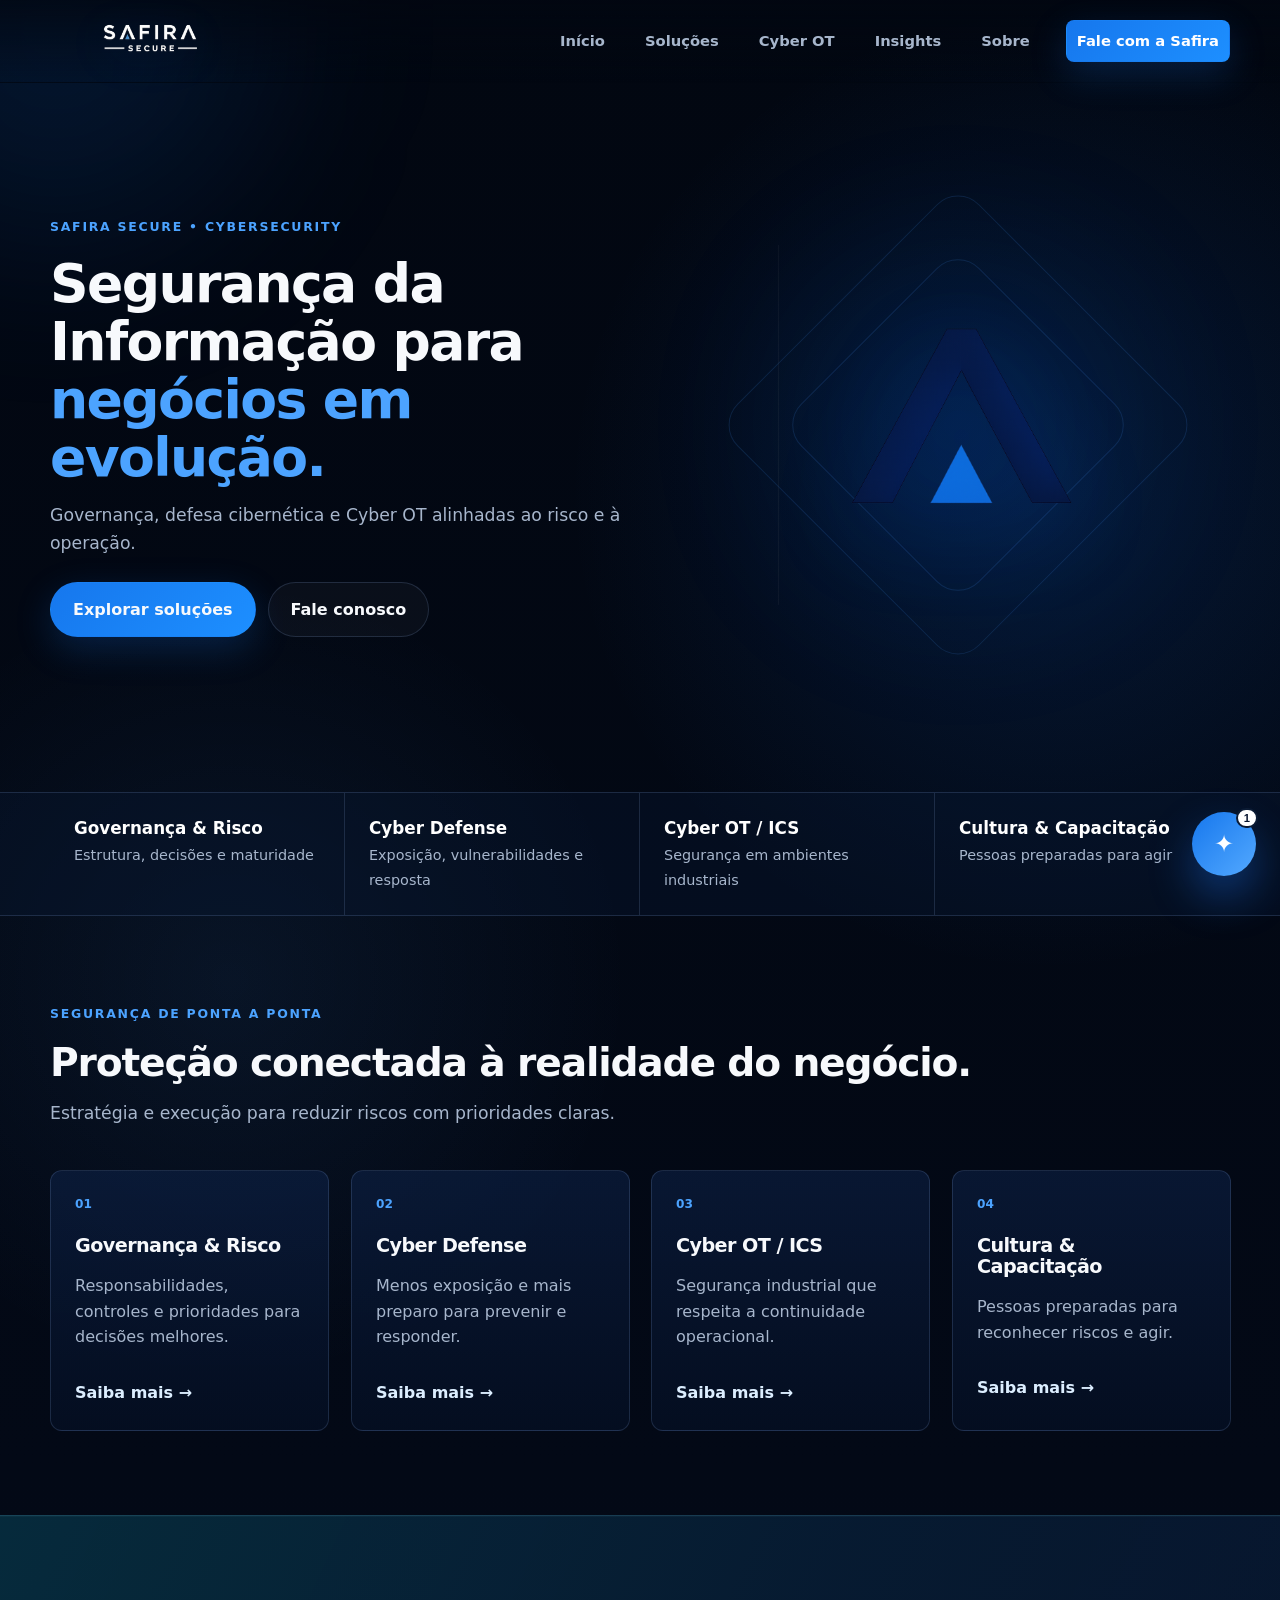
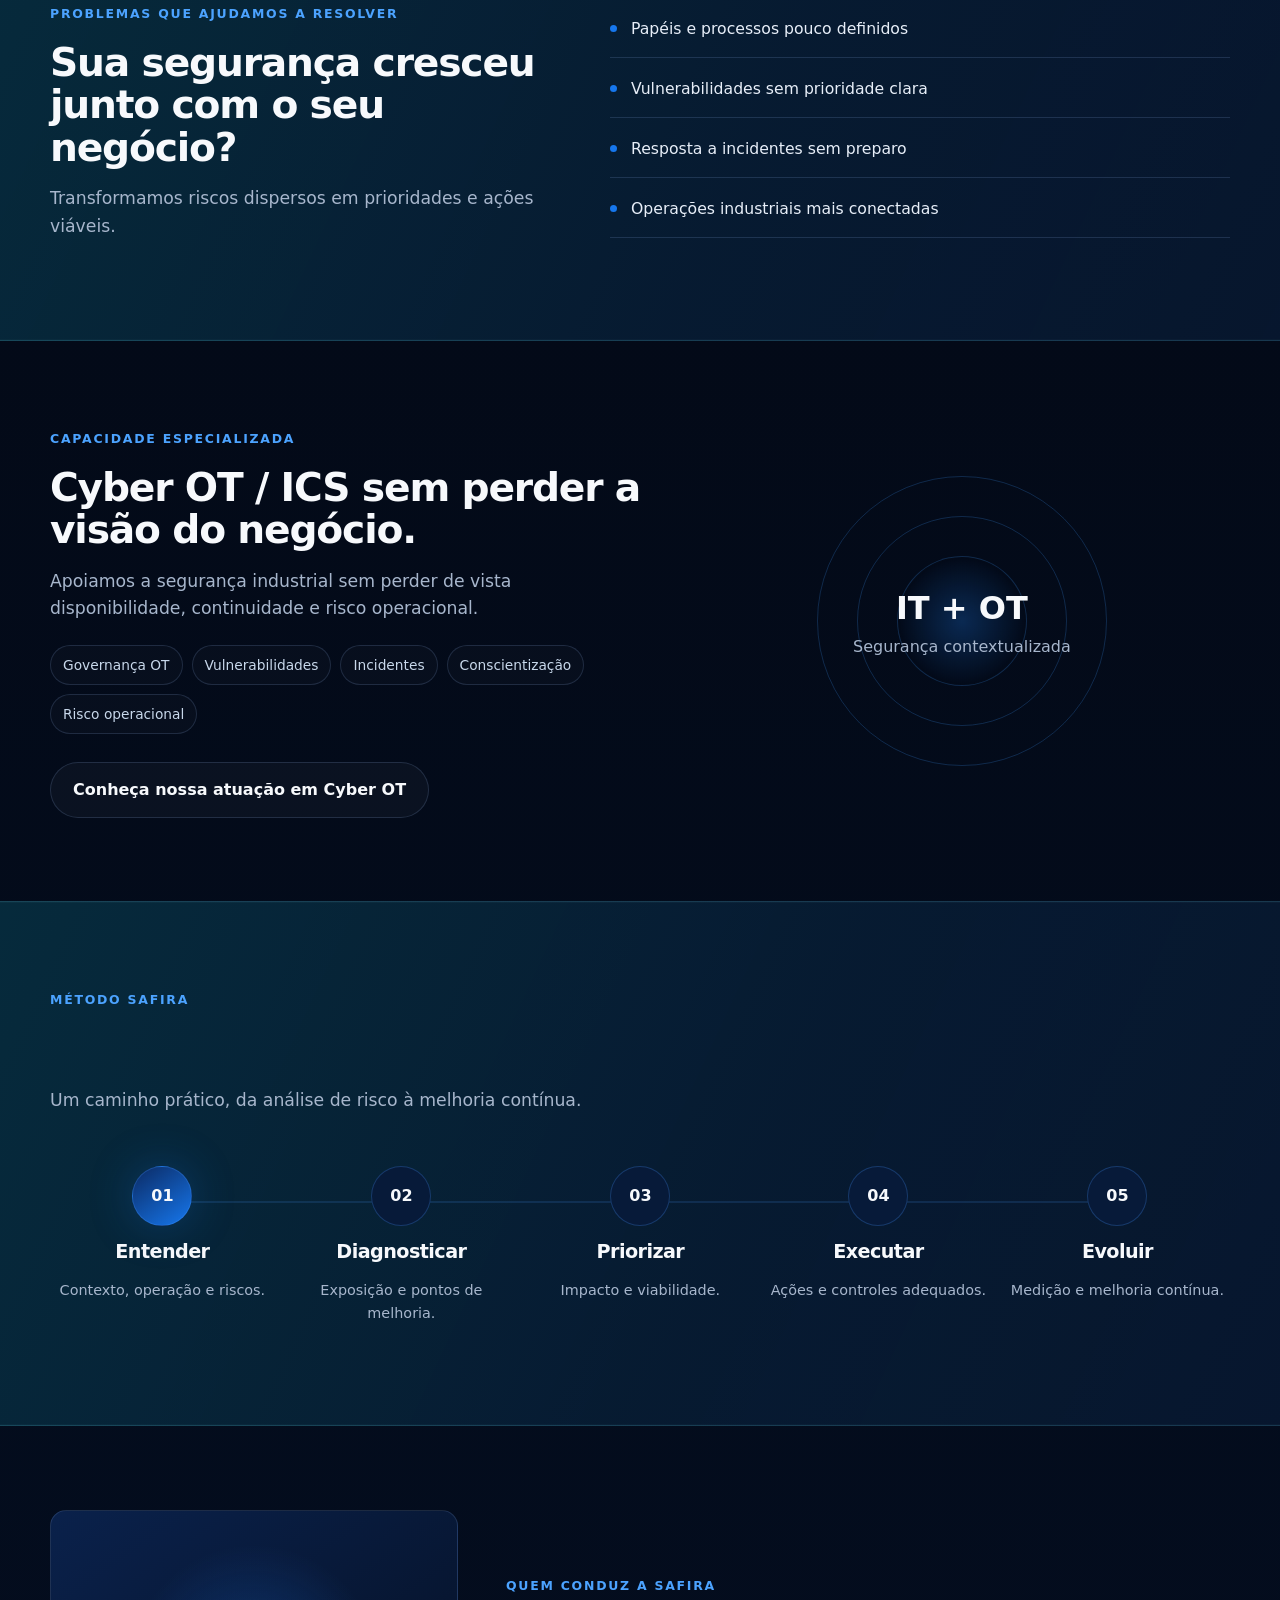
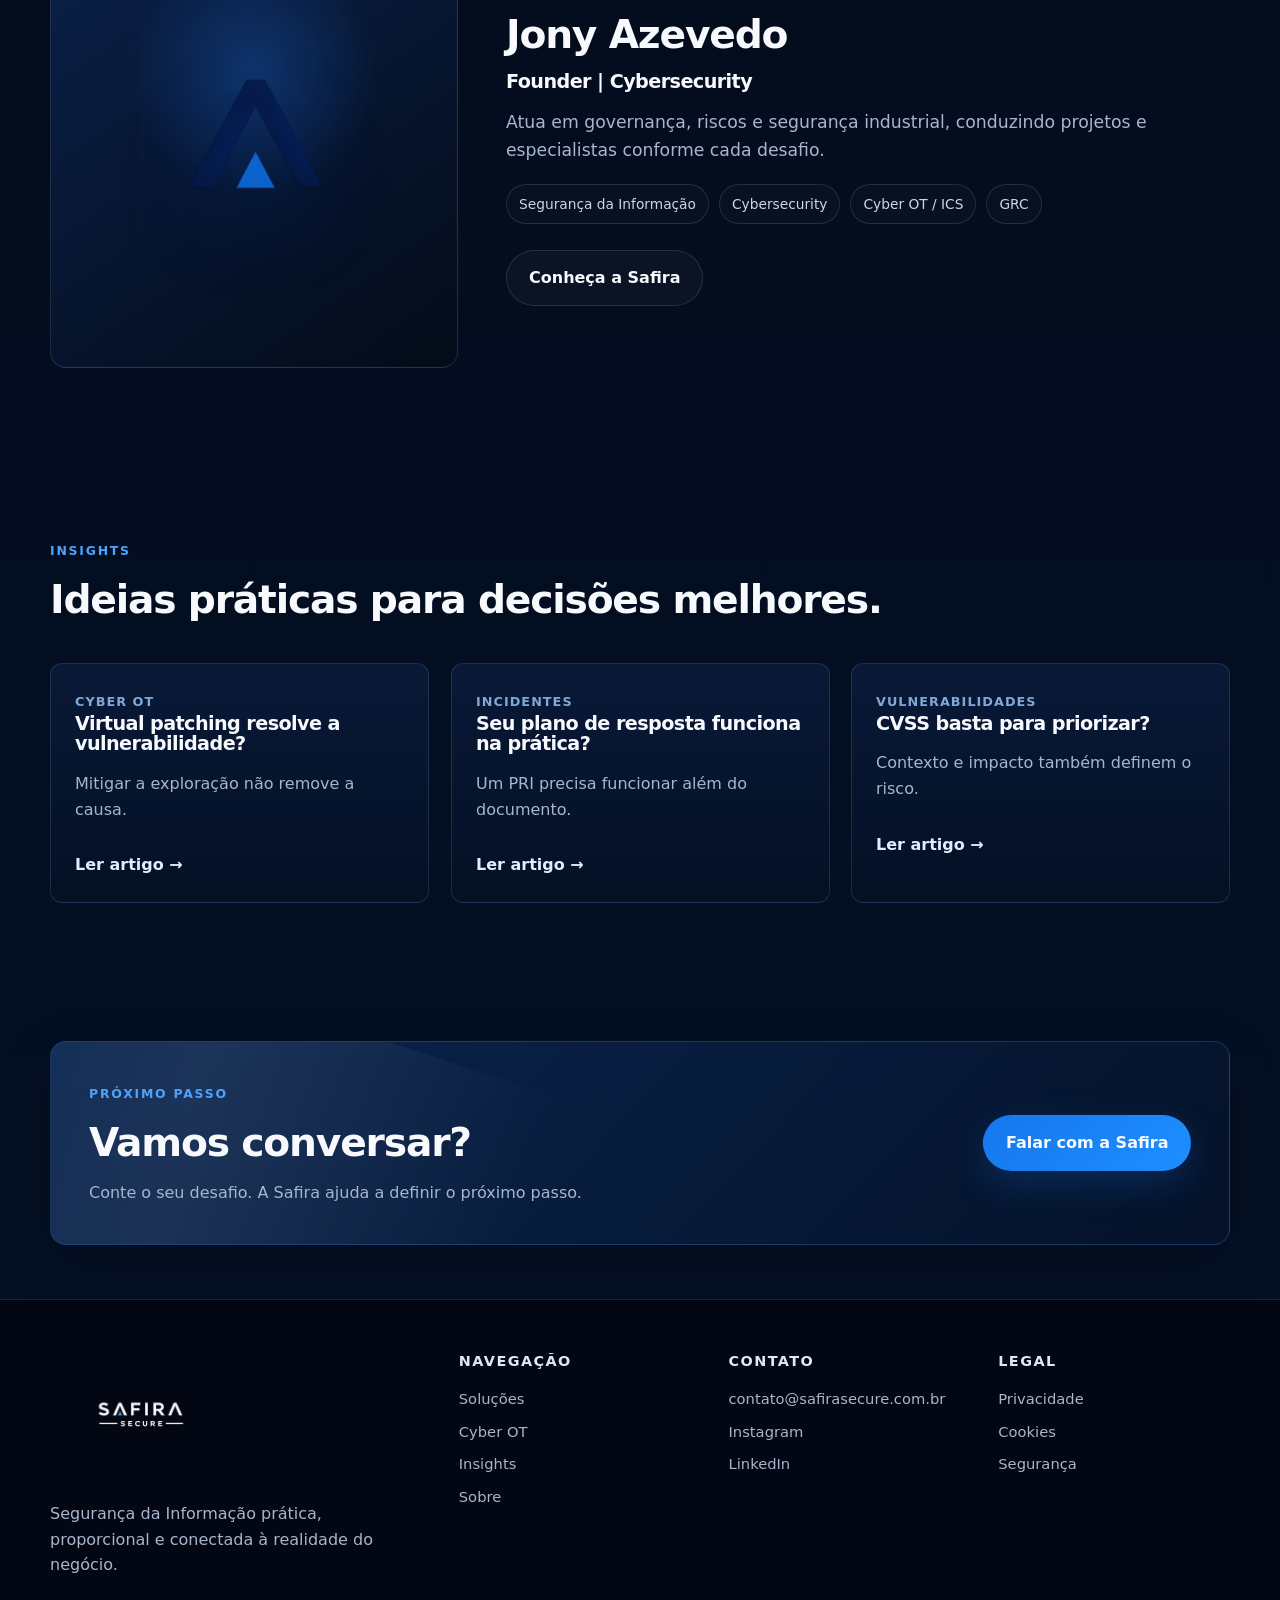
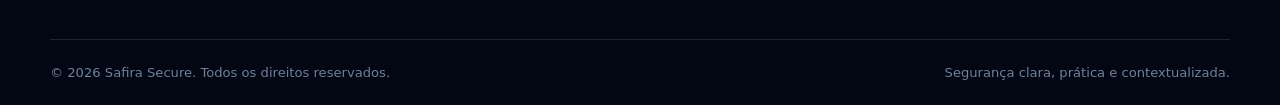
<file: index.html>
<!doctype html>
<html lang="pt-BR">
<head>
  <meta charset="utf-8">
  <meta name="viewport" content="width=device-width,initial-scale=1">
  <title>Safira Secure | Segurança da Informação, Cybersecurity e Cyber OT</title>
  <meta name="description" content="Segurança da Informação aplicada à realidade do seu negócio. Governança, riscos, Cyber Defense, Cyber OT/ICS e cultura de segurança.">
  <meta name="robots" content="index,follow,max-image-preview:large">
  <link rel="canonical" href="https://www.safirasecure.com.br/">
  <meta name="theme-color" content="#07152f">
  <meta name="color-scheme" content="dark light">
  <meta name="referrer" content="strict-origin-when-cross-origin">
  <meta http-equiv="Content-Security-Policy" content="default-src 'self'; img-src 'self' data: https://*.safirasecure.com.br https://*.instagram.com https://*.linkedin.com; style-src 'self' 'unsafe-inline'; script-src 'self' 'unsafe-inline'; font-src 'self' data:; connect-src 'self'; object-src 'none'; base-uri 'self'; form-action 'self' mailto:; frame-ancestors 'none'; upgrade-insecure-requests">
  <meta property="og:type" content="website">
  <meta property="og:locale" content="pt_BR">
  <meta property="og:site_name" content="Safira Secure">
  <meta property="og:title" content="Safira Secure | Segurança da Informação, Cybersecurity e Cyber OT">
  <meta property="og:description" content="Segurança da Informação aplicada à realidade do seu negócio. Governança, riscos, Cyber Defense, Cyber OT/ICS e cultura de segurança.">
  <meta property="og:url" content="https://www.safirasecure.com.br/">
  <meta property="og:image" content="https://www.safirasecure.com.br/assets/img/og-safira.jpg">
  <meta name="twitter:card" content="summary_large_image">
  <link rel="icon" type="image/png" href="/assets/img/favicon.png">
  <link rel="preload" as="image" href="/assets/img/logo-safira.png">
  <link rel="stylesheet" href="/assets/css/main.css">
  <script type="application/ld+json">{"@context": "https://schema.org", "@type": "Organization", "name": "Safira Secure", "url": "https://www.safirasecure.com.br/", "logo": "https://www.safirasecure.com.br/assets/img/logo-safira.png", "description": "Empresa brasileira de Segurança da Informação que atua em governança, riscos, defesa cibernética, Cyber OT/ICS e cultura de segurança.", "email": "contato@safirasecure.com.br", "founder": {"@type": "Person", "name": "Jony Azevedo", "jobTitle": "Founder | Cybersecurity"}, "sameAs": ["https://www.instagram.com/safirasecure/", "https://www.linkedin.com/company/safirasecure/"]}</script>
</head>
<body>
<a class="skip-link" href="#conteudo">Ir para o conteúdo</a>
<header class="site-header" data-header>
  <div class="container header-inner">
    <a class="brand" href="/" aria-label="Safira Secure, página inicial">
      <img src="/assets/img/logo-safira.png" alt="Safira Secure" width="210" height="72">
    </a>
    <button class="nav-toggle" data-nav-toggle aria-expanded="false" aria-controls="main-nav">
      <span></span><span></span><span></span><span class="sr-only">Abrir menu</span>
    </button>
    <nav id="main-nav" class="main-nav" data-nav aria-label="Navegação principal">
      <a href="/">Início</a>
      <a href="/solucoes/">Soluções</a>
      <a href="/cyber-ot/">Cyber OT</a>
      <a href="/insights/">Insights</a>
      <a href="/sobre/">Sobre</a>
      <a href="/contato/" class="btn btn-small btn-primary">Fale com a Safira</a>
    </nav>
  </div>
</header>

<main id="conteudo">

<section class="hero">
  <div class="container hero-grid">
    <div class="hero-copy" data-reveal>
      <span class="eyebrow">Safira Secure • Cybersecurity</span>
      <h1>Segurança da Informação para <span>negócios em evolução.</span></h1>
      <p class="lead">Governança, defesa cibernética e Cyber OT alinhadas ao risco e à operação.</p>
      <div class="hero-actions">
        <a class="btn btn-primary" href="/solucoes/">Explorar soluções</a>
        <a class="btn btn-secondary" href="/contato/">Fale conosco</a>
      </div>
    </div>
    <div class="hero-visual" aria-hidden="true">
      <div class="glow"></div>
      <img class="hero-symbol" data-hero-symbol src="/assets/img/simbolo-safira.png" alt="">
    </div>
  </div>
</section>

<section class="metric-strip" aria-label="Áreas de atuação">
  <div class="container metric-grid">
    <div class="metric" data-reveal><strong>Governança & Risco</strong><span>Estrutura, decisões e maturidade</span></div>
    <div class="metric" data-reveal><strong>Cyber Defense</strong><span>Exposição, vulnerabilidades e resposta</span></div>
    <div class="metric" data-reveal><strong>Cyber OT / ICS</strong><span>Segurança em ambientes industriais</span></div>
    <div class="metric" data-reveal><strong>Cultura & Capacitação</strong><span>Pessoas preparadas para agir</span></div>
  </div>
</section>

<section class="section">
  <div class="container">
    <span class="eyebrow">Segurança de ponta a ponta</span>
    <h2 data-reveal>Proteção conectada à realidade do negócio.</h2>
    <p class="lead" data-reveal>Estratégia e execução para reduzir riscos com prioridades claras.</p>
    <div class="grid grid-4" style="margin-top:42px">
      <article class="card" data-reveal><span class="card-number">01</span><h3>Governança & Risco</h3><p>Responsabilidades, controles e prioridades para decisões melhores.</p><a class="card-link" href="/solucoes/#governanca">Saiba mais →</a></article>
      <article class="card" data-reveal><span class="card-number">02</span><h3>Cyber Defense</h3><p>Menos exposição e mais preparo para prevenir e responder.</p><a class="card-link" href="/solucoes/#defesa">Saiba mais →</a></article>
      <article class="card" data-reveal><span class="card-number">03</span><h3>Cyber OT / ICS</h3><p>Segurança industrial que respeita a continuidade operacional.</p><a class="card-link" href="/cyber-ot/">Saiba mais →</a></article>
      <article class="card" data-reveal><span class="card-number">04</span><h3>Cultura & Capacitação</h3><p>Pessoas preparadas para reconhecer riscos e agir.</p><a class="card-link" href="/solucoes/#cultura">Saiba mais →</a></article>
    </div>
  </div>
</section>

<section class="section band">
  <div class="container problem-grid">
    <div data-reveal>
      <span class="eyebrow">Problemas que ajudamos a resolver</span>
      <h2>Sua segurança cresceu junto com o seu negócio?</h2>
      <p class="lead">Transformamos riscos dispersos em prioridades e ações viáveis.</p>
    </div>
    <div class="problem-list" data-reveal>
      <div class="problem-item">Papéis e processos pouco definidos</div>
      <div class="problem-item">Vulnerabilidades sem prioridade clara</div>
      <div class="problem-item">Resposta a incidentes sem preparo</div>
      <div class="problem-item">Operações industriais mais conectadas</div>
    </div>
  </div>
</section>

<section class="section">
  <div class="container ot-grid">
    <div data-reveal>
      <span class="eyebrow">Capacidade especializada</span>
      <h2>Cyber OT / ICS sem perder a visão do negócio.</h2>
      <p class="lead">Apoiamos a segurança industrial sem perder de vista disponibilidade, continuidade e risco operacional.</p>
      <div class="pill-row">
        <span class="pill">Governança OT</span><span class="pill">Vulnerabilidades</span><span class="pill">Incidentes</span><span class="pill">Conscientização</span><span class="pill">Risco operacional</span>
      </div>
      <div style="margin-top:28px"><a class="btn btn-secondary" href="/cyber-ot/">Conheça nossa atuação em Cyber OT</a></div>
    </div>
    <div class="ot-diagram" aria-hidden="true" data-reveal>
      <div class="ot-ring"></div><div class="ot-ring"></div><div class="ot-ring"></div>
      <div class="ot-core"><strong>IT + OT</strong><span>Segurança contextualizada</span></div>
    </div>
  </div>
</section>

<section class="section band">
  <div class="container">
    <span class="eyebrow">Método Safira</span>
    <h2 data-reveal>Clareza para agir. Estrutura para evoluir.</h2>
    <p class="lead" data-reveal>Um caminho prático, da análise de risco à melhoria contínua.</p>
    <div class="method" data-method style="margin-top:52px">
      <div class="method-progress" data-method-progress></div>
      <div class="method-step"><div class="method-dot">01</div><h3>Entender</h3><p>Contexto, operação e riscos.</p></div>
      <div class="method-step"><div class="method-dot">02</div><h3>Diagnosticar</h3><p>Exposição e pontos de melhoria.</p></div>
      <div class="method-step"><div class="method-dot">03</div><h3>Priorizar</h3><p>Impacto e viabilidade.</p></div>
      <div class="method-step"><div class="method-dot">04</div><h3>Executar</h3><p>Ações e controles adequados.</p></div>
      <div class="method-step"><div class="method-dot">05</div><h3>Evoluir</h3><p>Medição e melhoria contínua.</p></div>
    </div>
  </div>
</section>

<section class="section">
  <div class="container founder">
    <div class="founder-visual" data-reveal><img src="/assets/img/simbolo-safira.png" alt=""></div>
    <div data-reveal>
      <span class="eyebrow">Quem conduz a Safira</span>
      <h2>Jony Azevedo</h2>
      <h3>Founder | Cybersecurity</h3>
      <p class="lead">Atua em governança, riscos e segurança industrial, conduzindo projetos e especialistas conforme cada desafio.</p>
      <div class="founder-meta"><span class="pill">Segurança da Informação</span><span class="pill">Cybersecurity</span><span class="pill">Cyber OT / ICS</span><span class="pill">GRC</span></div>
      <div style="margin-top:26px"><a class="btn btn-secondary" href="/sobre/">Conheça a Safira</a></div>
    </div>
  </div>
</section>

<section class="section">
  <div class="container">
    <span class="eyebrow">Insights</span>
    <h2 data-reveal>Ideias práticas para decisões melhores.</h2>
    <div class="grid grid-3 insights-grid" style="margin-top:42px">
      <article class="card" data-reveal><span class="article-meta">Cyber OT</span><h3>Virtual patching resolve a vulnerabilidade?</h3><p>Mitigar a exploração não remove a causa.</p><a class="card-link" href="/insights/virtual-patching/">Ler artigo →</a></article>
      <article class="card" data-reveal><span class="article-meta">Incidentes</span><h3>Seu plano de resposta funciona na prática?</h3><p>Um PRI precisa funcionar além do documento.</p><a class="card-link" href="/insights/pri-na-pratica/">Ler artigo →</a></article>
      <article class="card" data-reveal><span class="article-meta">Vulnerabilidades</span><h3>CVSS basta para priorizar?</h3><p>Contexto e impacto também definem o risco.</p><a class="card-link" href="/insights/priorizacao-vulnerabilidades/">Ler artigo →</a></article>
    </div>
  </div>
</section>

<section class="section-tight">
  <div class="container cta-box" data-reveal>
    <div><span class="eyebrow">Próximo passo</span><h2>Vamos conversar?</h2><p>Conte o seu desafio. A Safira ajuda a definir o próximo passo.</p></div>
    <a class="btn btn-primary" href="/contato/">Falar com a Safira</a>
  </div>
</section>

</main>
<footer class="site-footer">
  <div class="container footer-grid">
    <div>
      <img class="footer-logo" src="/assets/img/logo-safira.png" alt="Safira Secure" width="220" height="75">
      <p>Segurança da Informação prática, proporcional e conectada à realidade do negócio.</p>
    </div>
    <div>
      <h2 class="footer-title">Navegação</h2>
      <a href="/solucoes/">Soluções</a>
      <a href="/cyber-ot/">Cyber OT</a>
      <a href="/insights/">Insights</a>
      <a href="/sobre/">Sobre</a>
    </div>
    <div>
      <h2 class="footer-title">Contato</h2>
      <a href="mailto:contato@safirasecure.com.br">contato@safirasecure.com.br</a>
      <a href="https://www.instagram.com/safirasecure/" rel="me noopener noreferrer">Instagram</a>
      <a href="https://www.linkedin.com/company/safirasecure/" rel="me noopener noreferrer">LinkedIn</a>
    </div>
    <div>
      <h2 class="footer-title">Legal</h2>
      <a href="/privacidade/">Privacidade</a>
      <a href="/cookies/">Cookies</a>
      <a href="/seguranca/">Segurança</a>
    </div>
  </div>
  <div class="container footer-bottom">
    <span>© 2026 Safira Secure. Todos os direitos reservados.</span>
    <span>Segurança clara, prática e contextualizada.</span>
  </div>
</footer>

<div class="chatbot-widget" aria-live="polite">
  <div class="chatbot-panel" id="chatbot-panel" hidden>
    <div class="chatbot-header">
      <div>
        <strong>Safira Assist</strong>
        <small>Online agora</small>
      </div>
      <button type="button" class="chatbot-close" aria-label="Fechar chat">×</button>
    </div>

    <div class="chatbot-messages">
      <div class="message bot">Olá! Posso ajudar com soluções em segurança da informação, risco e cyber OT.</div>
      <div class="message bot">Escolha uma pergunta para ver a resposta:</div>
    </div>

    <div class="chatbot-suggestions" aria-label="Perguntas frequentes">
      <span>Perguntas frequentes</span>
      <button type="button" data-chat-faq="services">O que a Safira faz?</button>
      <button type="button" data-chat-faq="ot">Como funciona a atuação em Cyber OT?</button>
      <button type="button" data-chat-faq="risk">Como a Safira ajuda a priorizar riscos?</button>
      <button type="button" data-chat-faq="proposal">Como solicito uma proposta?</button>
      <button type="button" data-chat-faq="contact">Como falo com a equipe?</button>
    </div>

    <div class="chatbot-input-wrap">
      <input type="text" class="chatbot-input" placeholder="Digite sua mensagem..." aria-label="Mensagem do chat">
      <button type="button" class="chatbot-send">Enviar</button>
    </div>
  </div>

  <button type="button" class="chatbot-toggle" aria-label="Abrir chat" aria-expanded="false" aria-controls="chatbot-panel">
    <span class="chatbot-icon">✦</span>
    <span class="chatbot-badge">1</span>
  </button>
</div>

<script src="/assets/js/main.js" defer></script>
</body>
</html>
</file>
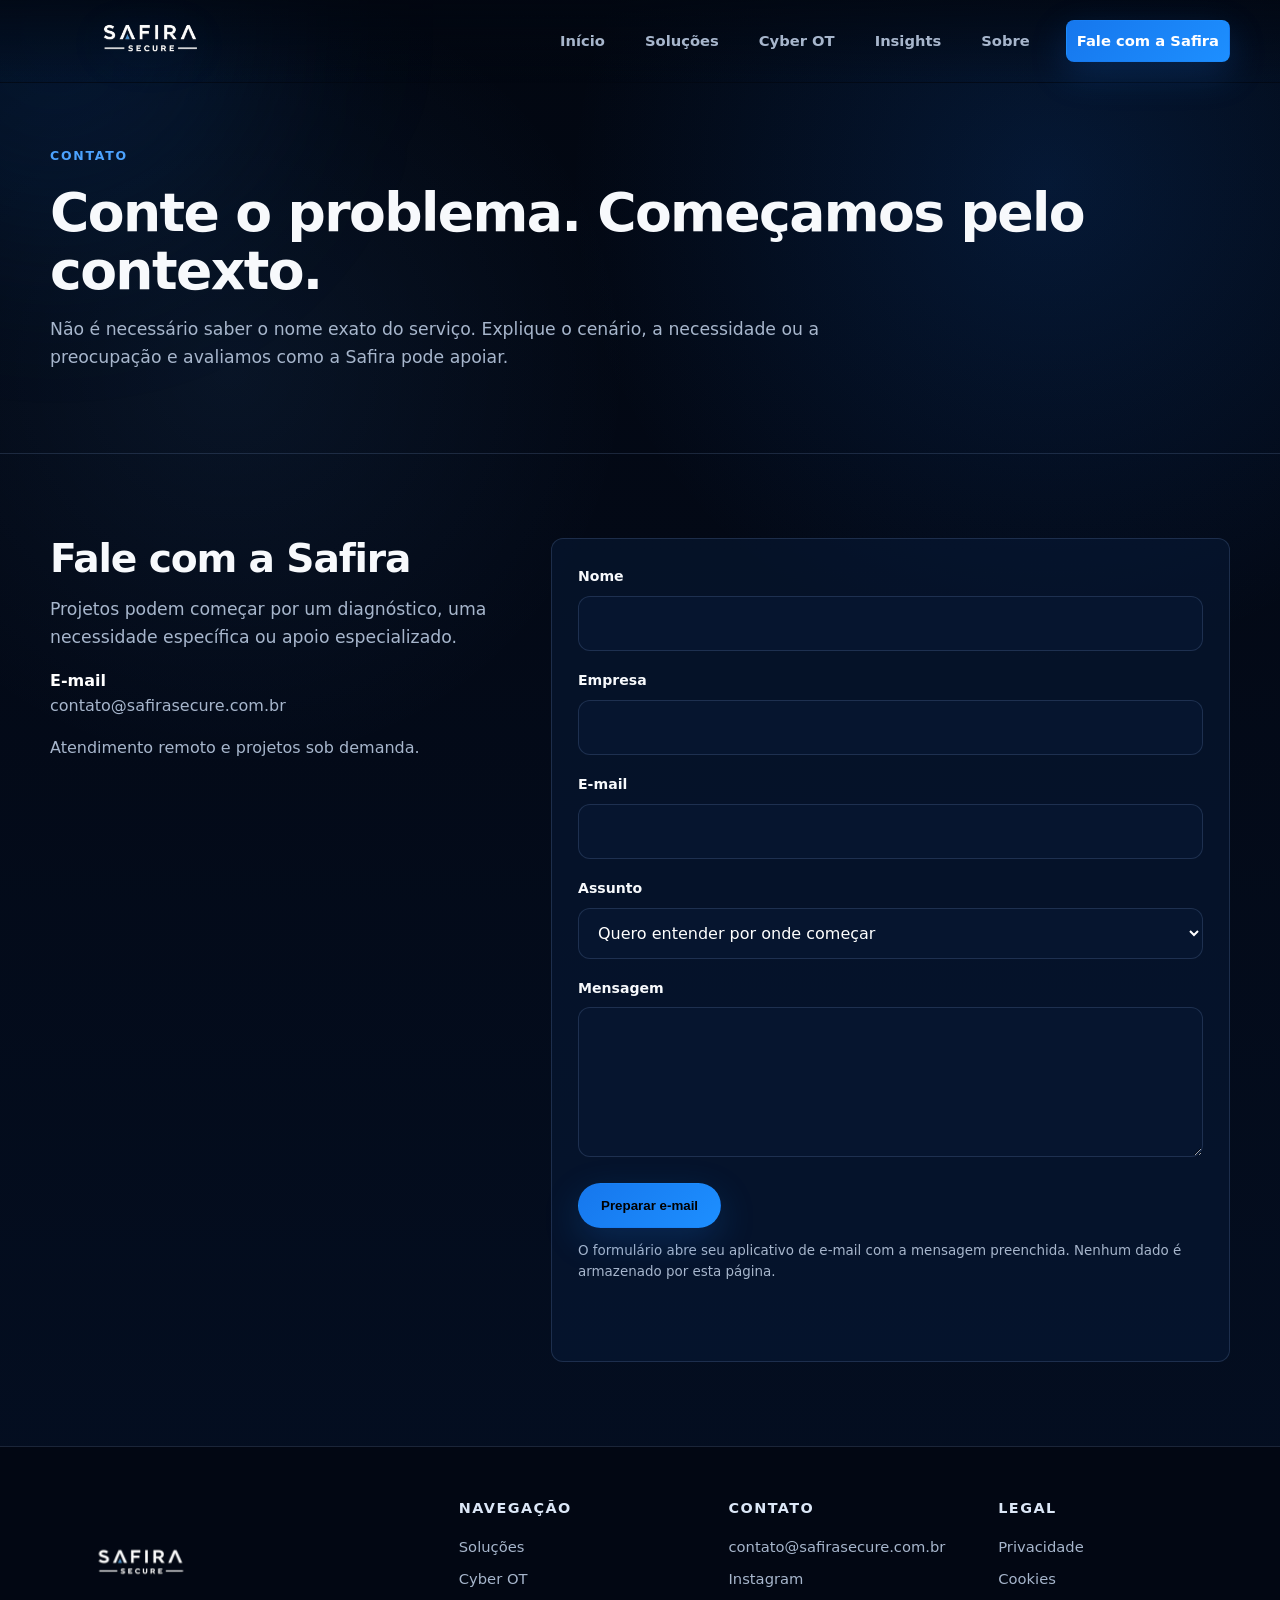
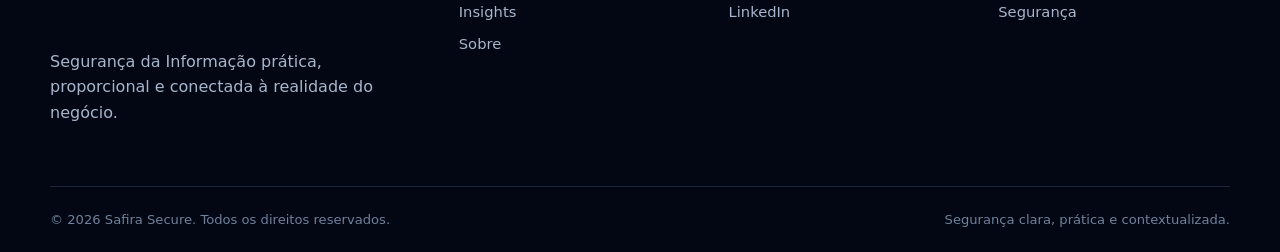
<file: contato/index.html>
<!doctype html>
<html lang="pt-BR">
<head>
  <meta charset="utf-8">
  <meta name="viewport" content="width=device-width,initial-scale=1">
  <title>Contato | Safira Secure</title>
  <meta name="description" content="Fale com a Safira Secure sobre Segurança da Informação, Cybersecurity, governança, riscos, Cyber Defense e Cyber OT.">
  <meta name="robots" content="index,follow,max-image-preview:large">
  <link rel="canonical" href="https://www.safirasecure.com.br/contato/">
  <meta name="theme-color" content="#07152f">
  <meta name="color-scheme" content="dark light">
  <meta name="referrer" content="strict-origin-when-cross-origin">
  <meta http-equiv="Content-Security-Policy" content="default-src 'self'; img-src 'self' data: https://*.safirasecure.com.br https://*.instagram.com https://*.linkedin.com; style-src 'self' 'unsafe-inline'; script-src 'self' 'unsafe-inline'; font-src 'self' data:; connect-src 'self'; object-src 'none'; base-uri 'self'; form-action 'self' mailto:; frame-ancestors 'none'; upgrade-insecure-requests">
  <meta property="og:type" content="website">
  <meta property="og:locale" content="pt_BR">
  <meta property="og:site_name" content="Safira Secure">
  <meta property="og:title" content="Contato | Safira Secure">
  <meta property="og:description" content="Fale com a Safira Secure sobre Segurança da Informação, Cybersecurity, governança, riscos, Cyber Defense e Cyber OT.">
  <meta property="og:url" content="https://www.safirasecure.com.br/contato/">
  <meta property="og:image" content="https://www.safirasecure.com.br/assets/img/og-safira.jpg">
  <meta name="twitter:card" content="summary_large_image">
  <link rel="icon" type="image/png" href="/assets/img/favicon.png">
  <link rel="preload" as="image" href="/assets/img/logo-safira.png">
  <link rel="stylesheet" href="/assets/css/main.css">
  <script type="application/ld+json">{"@context": "https://schema.org", "@type": "Organization", "name": "Safira Secure", "url": "https://www.safirasecure.com.br/", "logo": "https://www.safirasecure.com.br/assets/img/logo-safira.png", "description": "Empresa brasileira de Segurança da Informação que atua em governança, riscos, defesa cibernética, Cyber OT/ICS e cultura de segurança.", "email": "contato@safirasecure.com.br", "founder": {"@type": "Person", "name": "Jony Azevedo", "jobTitle": "Founder | Cybersecurity"}, "sameAs": ["https://www.instagram.com/safirasecure/", "https://www.linkedin.com/company/safirasecure/"]}</script>
</head>
<body>
<a class="skip-link" href="#conteudo">Ir para o conteúdo</a>
<header class="site-header" data-header>
  <div class="container header-inner">
    <a class="brand" href="/" aria-label="Safira Secure, página inicial">
      <img src="/assets/img/logo-safira.png" alt="Safira Secure" width="210" height="72">
    </a>
    <button class="nav-toggle" data-nav-toggle aria-expanded="false" aria-controls="main-nav">
      <span></span><span></span><span></span><span class="sr-only">Abrir menu</span>
    </button>
    <nav id="main-nav" class="main-nav" data-nav aria-label="Navegação principal">
      <a href="/">Início</a>
      <a href="/solucoes/">Soluções</a>
      <a href="/cyber-ot/">Cyber OT</a>
      <a href="/insights/">Insights</a>
      <a href="/sobre/">Sobre</a>
      <a href="/contato/" class="btn btn-small btn-primary">Fale com a Safira</a>
    </nav>
  </div>
</header>

<main id="conteudo">

<section class="page-hero">
  <div class="container"><span class="eyebrow">Contato</span><h1>Conte o problema. Começamos pelo contexto.</h1><p class="lead">Não é necessário saber o nome exato do serviço. Explique o cenário, a necessidade ou a preocupação e avaliamos como a Safira pode apoiar.</p></div>
</section>
<section class="section"><div class="container contact-grid">
  <div><h2>Fale com a Safira</h2><p class="lead">Projetos podem começar por um diagnóstico, uma necessidade específica ou apoio especializado.</p><p><strong style="color:white">E-mail</strong><br><a href="mailto:contato@safirasecure.com.br">contato@safirasecure.com.br</a></p><p>Atendimento remoto e projetos sob demanda.</p></div>
  <form class="form-card" data-contact-form>
    <div class="form-row"><label for="nome">Nome</label><input id="nome" name="nome" autocomplete="name" required></div>
    <div class="form-row"><label for="empresa">Empresa</label><input id="empresa" name="empresa" autocomplete="organization"></div>
    <div class="form-row"><label for="email">E-mail</label><input id="email" name="email" type="email" autocomplete="email" required></div>
    <div class="form-row"><label for="tema">Assunto</label><select id="tema" name="tema"><option>Quero entender por onde começar</option><option>Governança, Riscos & Compliance</option><option>Cyber Defense</option><option>Cyber OT / ICS</option><option>Cultura & Capacitação</option><option>Serviço especializado</option><option>Outro</option></select></div>
    <div class="form-row"><label for="mensagem">Mensagem</label><textarea id="mensagem" name="mensagem" required></textarea></div>
    <button class="btn btn-primary" type="submit">Preparar e-mail</button>
    <p class="form-note">O formulário abre seu aplicativo de e-mail com a mensagem preenchida. Nenhum dado é armazenado por esta página.</p>
  </form>
</div></section>

</main>
<footer class="site-footer">
  <div class="container footer-grid">
    <div>
      <img class="footer-logo" src="/assets/img/logo-safira.png" alt="Safira Secure" width="220" height="75">
      <p>Segurança da Informação prática, proporcional e conectada à realidade do negócio.</p>
    </div>
    <div>
      <h2 class="footer-title">Navegação</h2>
      <a href="/solucoes/">Soluções</a>
      <a href="/cyber-ot/">Cyber OT</a>
      <a href="/insights/">Insights</a>
      <a href="/sobre/">Sobre</a>
    </div>
    <div>
      <h2 class="footer-title">Contato</h2>
      <a href="mailto:contato@safirasecure.com.br">contato@safirasecure.com.br</a>
      <a href="https://www.instagram.com/safirasecure/" rel="me noopener noreferrer">Instagram</a>
      <a href="https://www.linkedin.com/company/safirasecure/" rel="me noopener noreferrer">LinkedIn</a>
    </div>
    <div>
      <h2 class="footer-title">Legal</h2>
      <a href="/privacidade/">Privacidade</a>
      <a href="/cookies/">Cookies</a>
      <a href="/seguranca/">Segurança</a>
    </div>
  </div>
  <div class="container footer-bottom">
    <span>© 2026 Safira Secure. Todos os direitos reservados.</span>
    <span>Segurança clara, prática e contextualizada.</span>
  </div>
</footer>

<script src="/assets/js/main.js" defer></script>
</body>
</html>
</file>
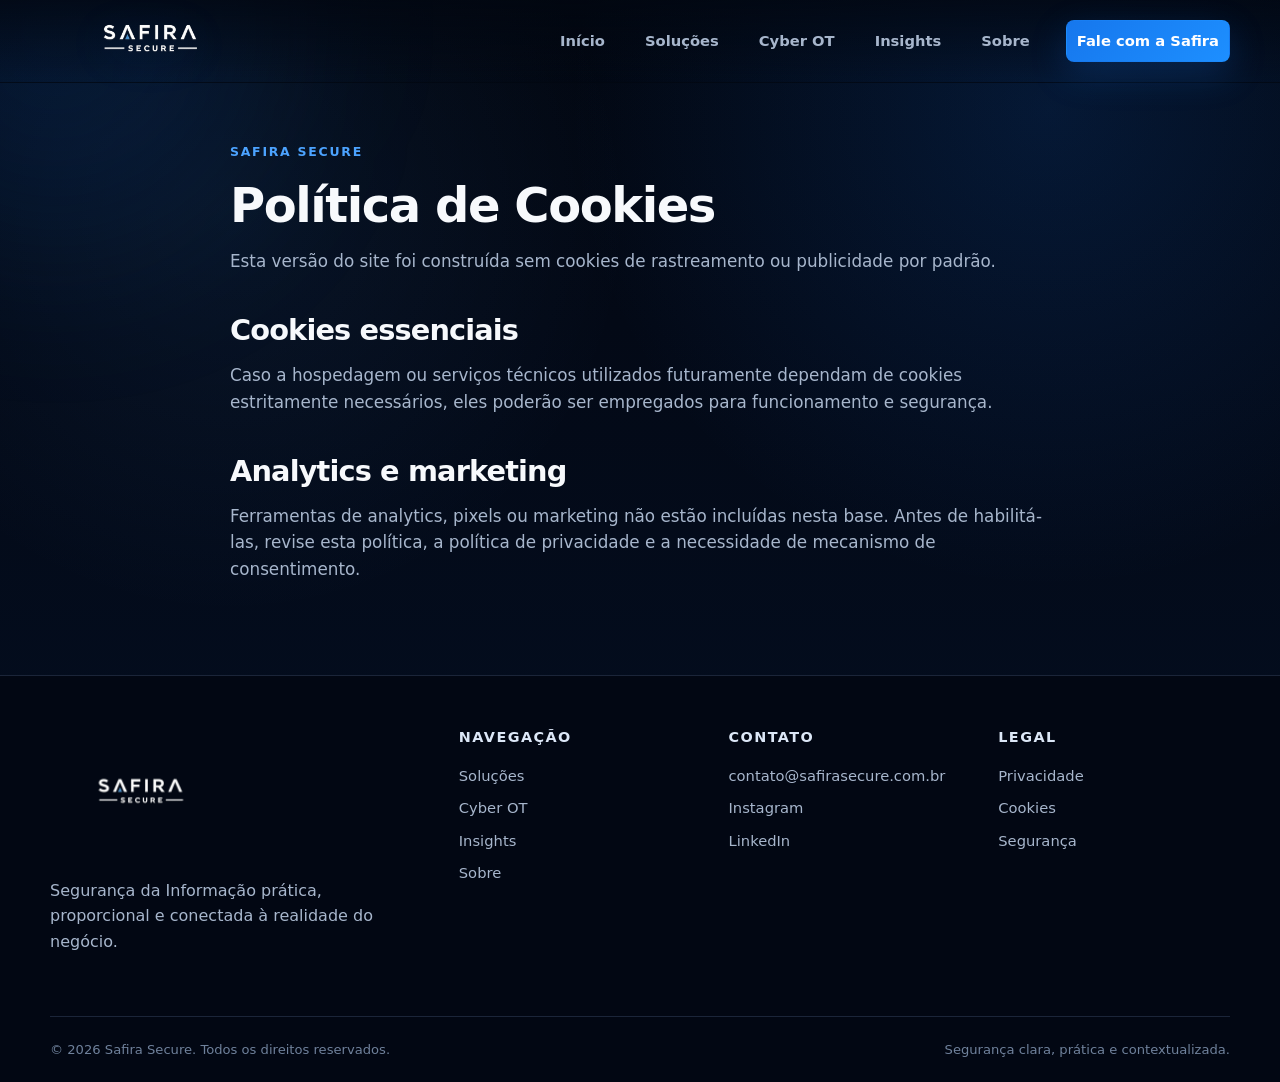
<file: cookies/index.html>
<!doctype html>
<html lang="pt-BR">
<head>
  <meta charset="utf-8">
  <meta name="viewport" content="width=device-width,initial-scale=1">
  <title>Política de Cookies | Safira Secure</title>
  <meta name="description" content="Política de Cookies da Safira Secure.">
  <meta name="robots" content="index,follow,max-image-preview:large">
  <link rel="canonical" href="https://www.safirasecure.com.br/cookies/">
  <meta name="theme-color" content="#07152f">
  <meta property="og:type" content="website">
  <meta property="og:locale" content="pt_BR">
  <meta property="og:site_name" content="Safira Secure">
  <meta property="og:title" content="Política de Cookies | Safira Secure">
  <meta property="og:description" content="Política de Cookies da Safira Secure.">
  <meta property="og:url" content="https://www.safirasecure.com.br/cookies/">
  <meta property="og:image" content="https://www.safirasecure.com.br/assets/img/og-safira.jpg">
  <meta name="twitter:card" content="summary_large_image">
  <link rel="icon" type="image/png" href="/assets/img/favicon.png">
  <link rel="preload" as="image" href="/assets/img/logo-safira.png" type="image/webp">
  <link rel="stylesheet" href="/assets/css/main.css">
  <script type="application/ld+json">{"@context": "https://schema.org", "@type": "Organization", "name": "Safira Secure", "url": "https://www.safirasecure.com.br/", "logo": "https://www.safirasecure.com.br/assets/img/logo-safira.png", "description": "Empresa brasileira de Segurança da Informação que atua em governança, riscos, defesa cibernética, Cyber OT/ICS e cultura de segurança.", "email": "contato@safirasecure.com.br", "founder": {"@type": "Person", "name": "Jony Azevedo", "jobTitle": "Founder | Cybersecurity"}, "sameAs": ["https://www.instagram.com/safirasecure/", "https://www.linkedin.com/company/safirasecure/"]}</script>
</head>
<body>
<a class="skip-link" href="#conteudo">Ir para o conteúdo</a>
<header class="site-header" data-header>
  <div class="container header-inner">
    <a class="brand" href="/" aria-label="Safira Secure, página inicial">
      <img src="/assets/img/logo-safira.png" alt="Safira Secure" width="210" height="72">
    </a>
    <button class="nav-toggle" data-nav-toggle aria-expanded="false" aria-controls="main-nav">
      <span></span><span></span><span></span><span class="sr-only">Abrir menu</span>
    </button>
    <nav id="main-nav" class="main-nav" data-nav aria-label="Navegação principal">
      <a href="/">Início</a>
      <a href="/solucoes/">Soluções</a>
      <a href="/cyber-ot/">Cyber OT</a>
      <a href="/insights/">Insights</a>
      <a href="/sobre/">Sobre</a>
      <a href="/contato/" class="btn btn-small btn-primary">Fale com a Safira</a>
    </nav>
  </div>
</header>

<main id="conteudo">
<article class="article"><span class="eyebrow">Safira Secure</span><h1>Política de Cookies</h1>
<p>Esta versão do site foi construída sem cookies de rastreamento ou publicidade por padrão.</p>
<h2>Cookies essenciais</h2><p>Caso a hospedagem ou serviços técnicos utilizados futuramente dependam de cookies estritamente necessários, eles poderão ser empregados para funcionamento e segurança.</p>
<h2>Analytics e marketing</h2><p>Ferramentas de analytics, pixels ou marketing não estão incluídas nesta base. Antes de habilitá-las, revise esta política, a política de privacidade e a necessidade de mecanismo de consentimento.</p>
</article>
</main>
<footer class="site-footer">
  <div class="container footer-grid">
    <div>
      <img class="footer-logo" src="/assets/img/logo-safira.png" alt="Safira Secure" width="220" height="75">
      <p>Segurança da Informação prática, proporcional e conectada à realidade do negócio.</p>
    </div>
    <div>
      <h2 class="footer-title">Navegação</h2>
      <a href="/solucoes/">Soluções</a>
      <a href="/cyber-ot/">Cyber OT</a>
      <a href="/insights/">Insights</a>
      <a href="/sobre/">Sobre</a>
    </div>
    <div>
      <h2 class="footer-title">Contato</h2>
      <a href="mailto:contato@safirasecure.com.br">contato@safirasecure.com.br</a>
      <a href="https://www.instagram.com/safirasecure/" rel="me noopener noreferrer">Instagram</a>
      <a href="https://www.linkedin.com/company/safirasecure/" rel="me noopener noreferrer">LinkedIn</a>
    </div>
    <div>
      <h2 class="footer-title">Legal</h2>
      <a href="/privacidade/">Privacidade</a>
      <a href="/cookies/">Cookies</a>
      <a href="/seguranca/">Segurança</a>
    </div>
  </div>
  <div class="container footer-bottom">
    <span>© 2026 Safira Secure. Todos os direitos reservados.</span>
    <span>Segurança clara, prática e contextualizada.</span>
  </div>
</footer>

<script src="/assets/js/main.js" defer></script>
</body>
</html>
</file>
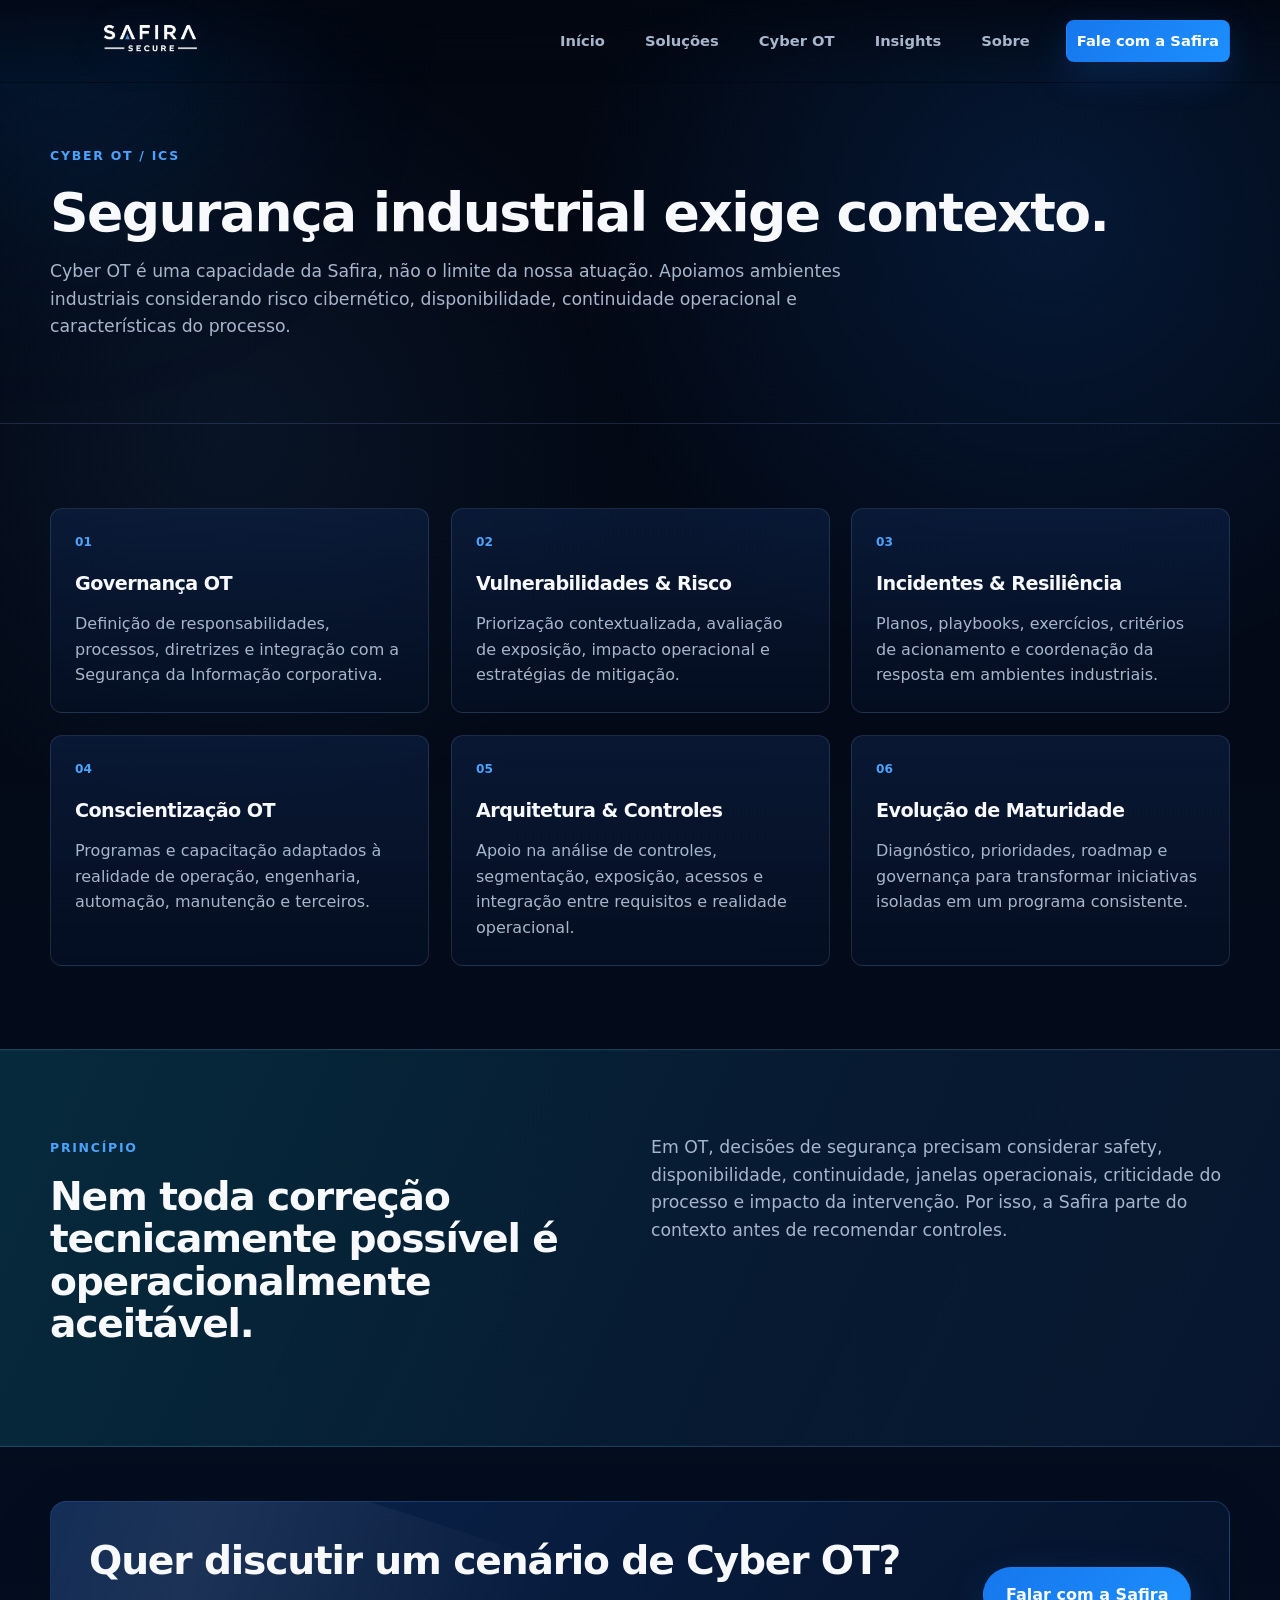
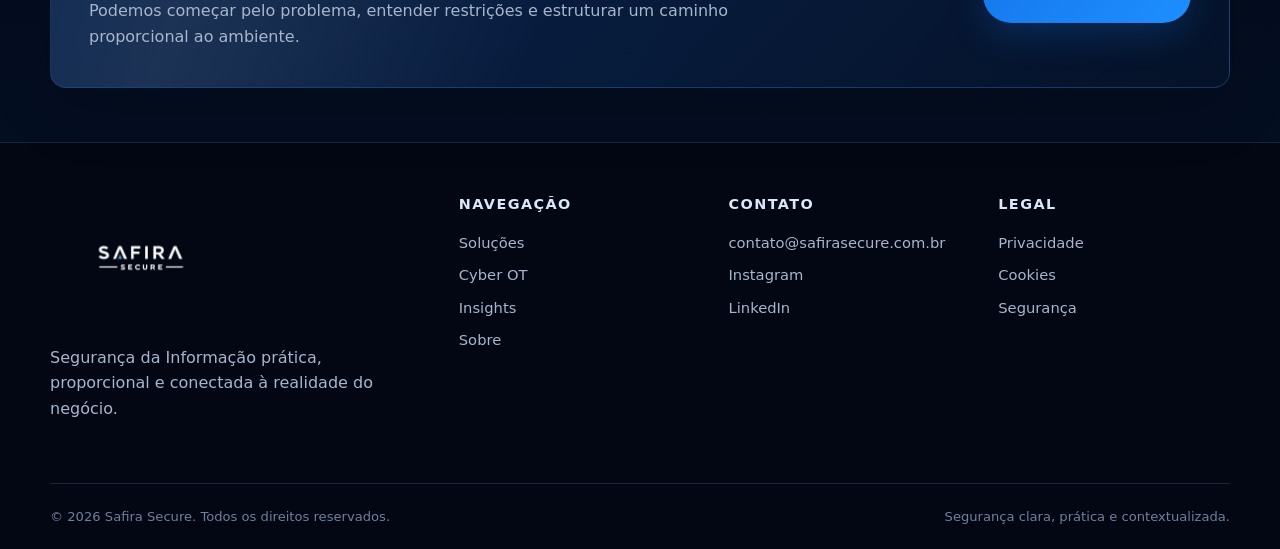
<file: cyber-ot/index.html>
<!doctype html>
<html lang="pt-BR">
<head>
  <meta charset="utf-8">
  <meta name="viewport" content="width=device-width,initial-scale=1">
  <title>Cyber OT / ICS | Safira Secure</title>
  <meta name="description" content="Serviços de Cyber OT e ICS com foco em governança, vulnerabilidades, incidentes, risco, conscientização e contexto operacional.">
  <meta name="robots" content="index,follow,max-image-preview:large">
  <link rel="canonical" href="https://www.safirasecure.com.br/cyber-ot/">
  <meta name="theme-color" content="#07152f">
  <meta property="og:type" content="website">
  <meta property="og:locale" content="pt_BR">
  <meta property="og:site_name" content="Safira Secure">
  <meta property="og:title" content="Cyber OT / ICS | Safira Secure">
  <meta property="og:description" content="Serviços de Cyber OT e ICS com foco em governança, vulnerabilidades, incidentes, risco, conscientização e contexto operacional.">
  <meta property="og:url" content="https://www.safirasecure.com.br/cyber-ot/">
  <meta property="og:image" content="https://www.safirasecure.com.br/assets/img/og-safira.jpg">
  <meta name="twitter:card" content="summary_large_image">
  <link rel="icon" type="image/png" href="/assets/img/favicon.png">
  <link rel="preload" as="image" href="/assets/img/logo-safira.png" type="image/webp">
  <link rel="stylesheet" href="/assets/css/main.css">
  <script type="application/ld+json">{"@context": "https://schema.org", "@type": "Organization", "name": "Safira Secure", "url": "https://www.safirasecure.com.br/", "logo": "https://www.safirasecure.com.br/assets/img/logo-safira.png", "description": "Empresa brasileira de Segurança da Informação que atua em governança, riscos, defesa cibernética, Cyber OT/ICS e cultura de segurança.", "email": "contato@safirasecure.com.br", "founder": {"@type": "Person", "name": "Jony Azevedo", "jobTitle": "Founder | Cybersecurity"}, "sameAs": ["https://www.instagram.com/safirasecure/", "https://www.linkedin.com/company/safirasecure/"]}</script>
</head>
<body>
<a class="skip-link" href="#conteudo">Ir para o conteúdo</a>
<header class="site-header" data-header>
  <div class="container header-inner">
    <a class="brand" href="/" aria-label="Safira Secure, página inicial">
      <img src="/assets/img/logo-safira.png" alt="Safira Secure" width="210" height="72">
    </a>
    <button class="nav-toggle" data-nav-toggle aria-expanded="false" aria-controls="main-nav">
      <span></span><span></span><span></span><span class="sr-only">Abrir menu</span>
    </button>
    <nav id="main-nav" class="main-nav" data-nav aria-label="Navegação principal">
      <a href="/">Início</a>
      <a href="/solucoes/">Soluções</a>
      <a href="/cyber-ot/">Cyber OT</a>
      <a href="/insights/">Insights</a>
      <a href="/sobre/">Sobre</a>
      <a href="/contato/" class="btn btn-small btn-primary">Fale com a Safira</a>
    </nav>
  </div>
</header>

<main id="conteudo">

<section class="page-hero">
  <div class="container"><span class="eyebrow">Cyber OT / ICS</span><h1>Segurança industrial exige contexto.</h1><p class="lead">Cyber OT é uma capacidade da Safira, não o limite da nossa atuação. Apoiamos ambientes industriais considerando risco cibernético, disponibilidade, continuidade operacional e características do processo.</p></div>
</section>
<section class="section">
  <div class="container grid grid-3">
    <article class="card"><span class="card-number">01</span><h3>Governança OT</h3><p>Definição de responsabilidades, processos, diretrizes e integração com a Segurança da Informação corporativa.</p></article>
    <article class="card"><span class="card-number">02</span><h3>Vulnerabilidades & Risco</h3><p>Priorização contextualizada, avaliação de exposição, impacto operacional e estratégias de mitigação.</p></article>
    <article class="card"><span class="card-number">03</span><h3>Incidentes & Resiliência</h3><p>Planos, playbooks, exercícios, critérios de acionamento e coordenação da resposta em ambientes industriais.</p></article>
    <article class="card"><span class="card-number">04</span><h3>Conscientização OT</h3><p>Programas e capacitação adaptados à realidade de operação, engenharia, automação, manutenção e terceiros.</p></article>
    <article class="card"><span class="card-number">05</span><h3>Arquitetura & Controles</h3><p>Apoio na análise de controles, segmentação, exposição, acessos e integração entre requisitos e realidade operacional.</p></article>
    <article class="card"><span class="card-number">06</span><h3>Evolução de Maturidade</h3><p>Diagnóstico, prioridades, roadmap e governança para transformar iniciativas isoladas em um programa consistente.</p></article>
  </div>
</section>
<section class="section band">
  <div class="container grid grid-2"><div><span class="eyebrow">Princípio</span><h2>Nem toda correção tecnicamente possível é operacionalmente aceitável.</h2></div><div><p class="lead">Em OT, decisões de segurança precisam considerar safety, disponibilidade, continuidade, janelas operacionais, criticidade do processo e impacto da intervenção. Por isso, a Safira parte do contexto antes de recomendar controles.</p></div></div>
</section>
<section class="section-tight"><div class="container cta-box"><div><h2>Quer discutir um cenário de Cyber OT?</h2><p>Podemos começar pelo problema, entender restrições e estruturar um caminho proporcional ao ambiente.</p></div><a class="btn btn-primary" href="/contato/">Falar com a Safira</a></div></section>

</main>
<footer class="site-footer">
  <div class="container footer-grid">
    <div>
      <img class="footer-logo" src="/assets/img/logo-safira.png" alt="Safira Secure" width="220" height="75">
      <p>Segurança da Informação prática, proporcional e conectada à realidade do negócio.</p>
    </div>
    <div>
      <h2 class="footer-title">Navegação</h2>
      <a href="/solucoes/">Soluções</a>
      <a href="/cyber-ot/">Cyber OT</a>
      <a href="/insights/">Insights</a>
      <a href="/sobre/">Sobre</a>
    </div>
    <div>
      <h2 class="footer-title">Contato</h2>
      <a href="mailto:contato@safirasecure.com.br">contato@safirasecure.com.br</a>
      <a href="https://www.instagram.com/safirasecure/" rel="me noopener noreferrer">Instagram</a>
      <a href="https://www.linkedin.com/company/safirasecure/" rel="me noopener noreferrer">LinkedIn</a>
    </div>
    <div>
      <h2 class="footer-title">Legal</h2>
      <a href="/privacidade/">Privacidade</a>
      <a href="/cookies/">Cookies</a>
      <a href="/seguranca/">Segurança</a>
    </div>
  </div>
  <div class="container footer-bottom">
    <span>© 2026 Safira Secure. Todos os direitos reservados.</span>
    <span>Segurança clara, prática e contextualizada.</span>
  </div>
</footer>

<script src="/assets/js/main.js" defer></script>
</body>
</html>
</file>
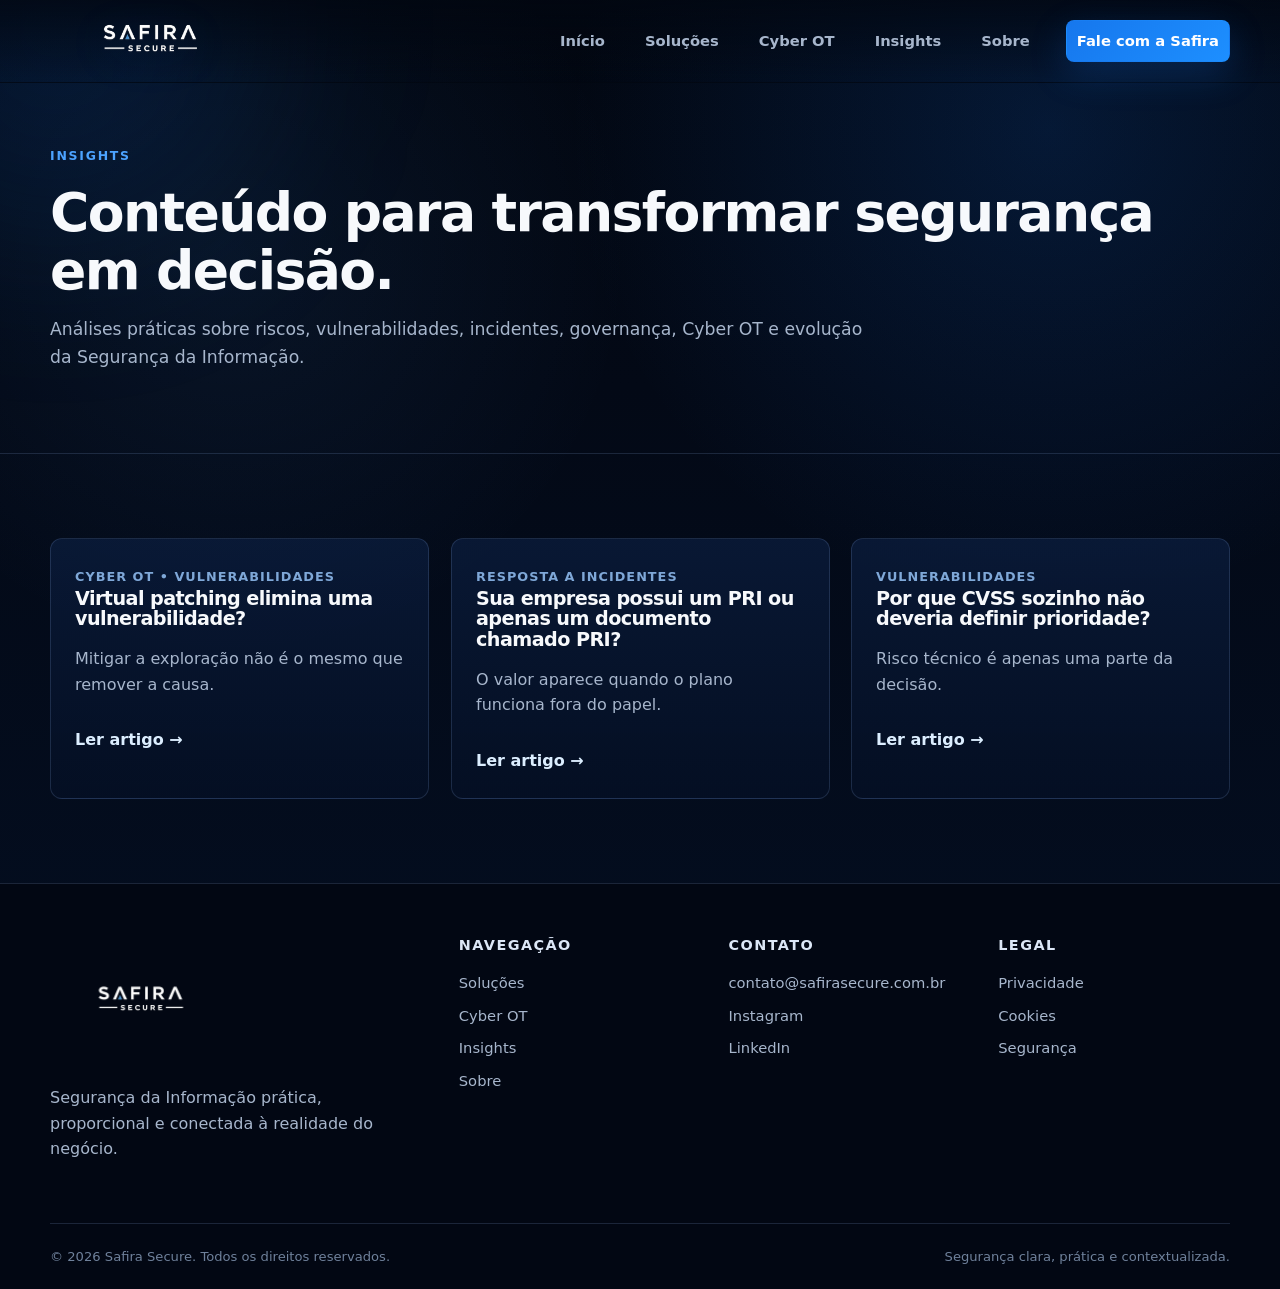
<file: insights/index.html>
<!doctype html>
<html lang="pt-BR">
<head>
  <meta charset="utf-8">
  <meta name="viewport" content="width=device-width,initial-scale=1">
  <title>Insights de Cybersecurity | Safira Secure</title>
  <meta name="description" content="Conteúdos da Safira Secure sobre Segurança da Informação, vulnerabilidades, incidentes, governança e Cyber OT.">
  <meta name="robots" content="index,follow,max-image-preview:large">
  <link rel="canonical" href="https://www.safirasecure.com.br/insights/">
  <meta name="theme-color" content="#07152f">
  <meta property="og:type" content="website">
  <meta property="og:locale" content="pt_BR">
  <meta property="og:site_name" content="Safira Secure">
  <meta property="og:title" content="Insights de Cybersecurity | Safira Secure">
  <meta property="og:description" content="Conteúdos da Safira Secure sobre Segurança da Informação, vulnerabilidades, incidentes, governança e Cyber OT.">
  <meta property="og:url" content="https://www.safirasecure.com.br/insights/">
  <meta property="og:image" content="https://www.safirasecure.com.br/assets/img/og-safira.jpg">
  <meta name="twitter:card" content="summary_large_image">
  <link rel="icon" type="image/png" href="/assets/img/favicon.png">
  <link rel="preload" as="image" href="/assets/img/logo-safira.png" type="image/webp">
  <link rel="stylesheet" href="/assets/css/main.css">
  <script type="application/ld+json">{"@context": "https://schema.org", "@type": "Organization", "name": "Safira Secure", "url": "https://www.safirasecure.com.br/", "logo": "https://www.safirasecure.com.br/assets/img/logo-safira.png", "description": "Empresa brasileira de Segurança da Informação que atua em governança, riscos, defesa cibernética, Cyber OT/ICS e cultura de segurança.", "email": "contato@safirasecure.com.br", "founder": {"@type": "Person", "name": "Jony Azevedo", "jobTitle": "Founder | Cybersecurity"}, "sameAs": ["https://www.instagram.com/safirasecure/", "https://www.linkedin.com/company/safirasecure/"]}</script>
</head>
<body>
<a class="skip-link" href="#conteudo">Ir para o conteúdo</a>
<header class="site-header" data-header>
  <div class="container header-inner">
    <a class="brand" href="/" aria-label="Safira Secure, página inicial">
      <img src="/assets/img/logo-safira.png" alt="Safira Secure" width="210" height="72">
    </a>
    <button class="nav-toggle" data-nav-toggle aria-expanded="false" aria-controls="main-nav">
      <span></span><span></span><span></span><span class="sr-only">Abrir menu</span>
    </button>
    <nav id="main-nav" class="main-nav" data-nav aria-label="Navegação principal">
      <a href="/">Início</a>
      <a href="/solucoes/">Soluções</a>
      <a href="/cyber-ot/">Cyber OT</a>
      <a href="/insights/">Insights</a>
      <a href="/sobre/">Sobre</a>
      <a href="/contato/" class="btn btn-small btn-primary">Fale com a Safira</a>
    </nav>
  </div>
</header>

<main id="conteudo">

<section class="page-hero">
  <div class="container"><span class="eyebrow">Insights</span><h1>Conteúdo para transformar segurança em decisão.</h1><p class="lead">Análises práticas sobre riscos, vulnerabilidades, incidentes, governança, Cyber OT e evolução da Segurança da Informação.</p></div>
</section>
<section class="section"><div class="container grid grid-3 insights-grid">
  <article class="card"><span class="article-meta">Cyber OT • Vulnerabilidades</span><h3>Virtual patching elimina uma vulnerabilidade?</h3><p>Mitigar a exploração não é o mesmo que remover a causa.</p><a class="card-link" href="/insights/virtual-patching/">Ler artigo →</a></article>
  <article class="card"><span class="article-meta">Resposta a Incidentes</span><h3>Sua empresa possui um PRI ou apenas um documento chamado PRI?</h3><p>O valor aparece quando o plano funciona fora do papel.</p><a class="card-link" href="/insights/pri-na-pratica/">Ler artigo →</a></article>
  <article class="card"><span class="article-meta">Vulnerabilidades</span><h3>Por que CVSS sozinho não deveria definir prioridade?</h3><p>Risco técnico é apenas uma parte da decisão.</p><a class="card-link" href="/insights/priorizacao-vulnerabilidades/">Ler artigo →</a></article>
</div></section>

</main>
<footer class="site-footer">
  <div class="container footer-grid">
    <div>
      <img class="footer-logo" src="/assets/img/logo-safira.png" alt="Safira Secure" width="220" height="75">
      <p>Segurança da Informação prática, proporcional e conectada à realidade do negócio.</p>
    </div>
    <div>
      <h2 class="footer-title">Navegação</h2>
      <a href="/solucoes/">Soluções</a>
      <a href="/cyber-ot/">Cyber OT</a>
      <a href="/insights/">Insights</a>
      <a href="/sobre/">Sobre</a>
    </div>
    <div>
      <h2 class="footer-title">Contato</h2>
      <a href="mailto:contato@safirasecure.com.br">contato@safirasecure.com.br</a>
      <a href="https://www.instagram.com/safirasecure/" rel="me noopener noreferrer">Instagram</a>
      <a href="https://www.linkedin.com/company/safirasecure/" rel="me noopener noreferrer">LinkedIn</a>
    </div>
    <div>
      <h2 class="footer-title">Legal</h2>
      <a href="/privacidade/">Privacidade</a>
      <a href="/cookies/">Cookies</a>
      <a href="/seguranca/">Segurança</a>
    </div>
  </div>
  <div class="container footer-bottom">
    <span>© 2026 Safira Secure. Todos os direitos reservados.</span>
    <span>Segurança clara, prática e contextualizada.</span>
  </div>
</footer>

<script src="/assets/js/main.js" defer></script>
</body>
</html>
</file>
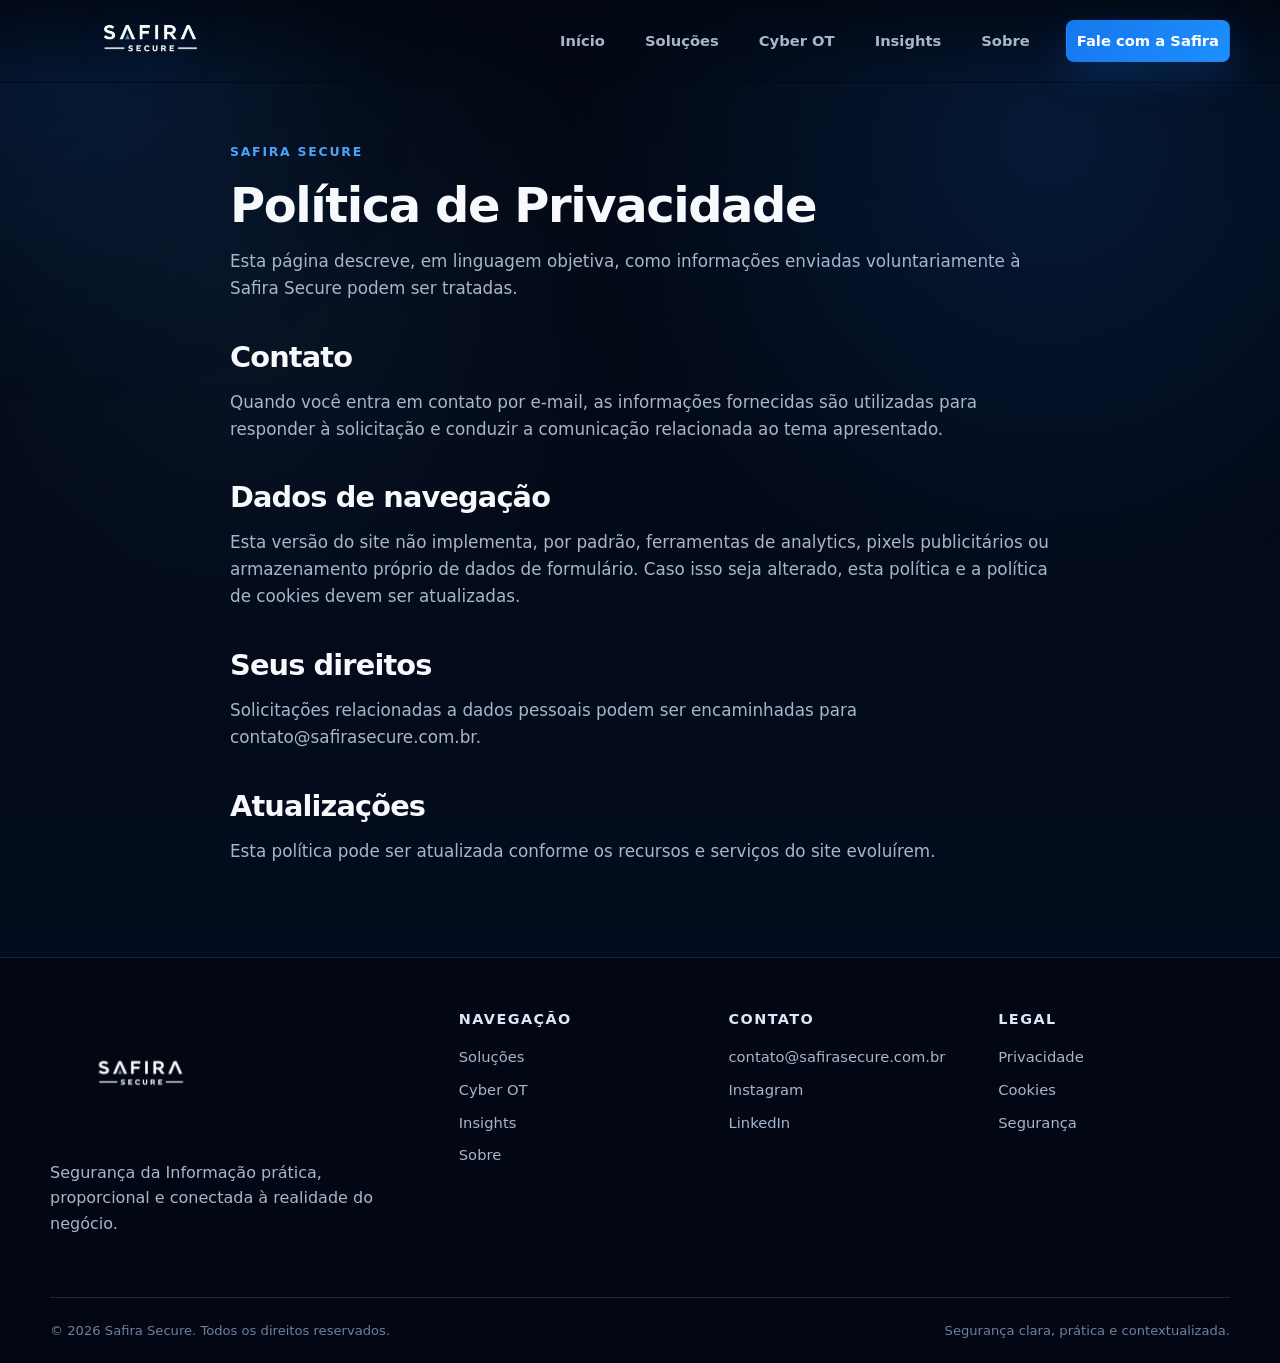
<file: privacidade/index.html>
<!doctype html>
<html lang="pt-BR">
<head>
  <meta charset="utf-8">
  <meta name="viewport" content="width=device-width,initial-scale=1">
  <title>Política de Privacidade | Safira Secure</title>
  <meta name="description" content="Política de Privacidade da Safira Secure.">
  <meta name="robots" content="index,follow,max-image-preview:large">
  <link rel="canonical" href="https://www.safirasecure.com.br/privacidade/">
  <meta name="theme-color" content="#07152f">
  <meta property="og:type" content="website">
  <meta property="og:locale" content="pt_BR">
  <meta property="og:site_name" content="Safira Secure">
  <meta property="og:title" content="Política de Privacidade | Safira Secure">
  <meta property="og:description" content="Política de Privacidade da Safira Secure.">
  <meta property="og:url" content="https://www.safirasecure.com.br/privacidade/">
  <meta property="og:image" content="https://www.safirasecure.com.br/assets/img/og-safira.jpg">
  <meta name="twitter:card" content="summary_large_image">
  <link rel="icon" type="image/png" href="/assets/img/favicon.png">
  <link rel="preload" as="image" href="/assets/img/logo-safira.png" type="image/webp">
  <link rel="stylesheet" href="/assets/css/main.css">
  <script type="application/ld+json">{"@context": "https://schema.org", "@type": "Organization", "name": "Safira Secure", "url": "https://www.safirasecure.com.br/", "logo": "https://www.safirasecure.com.br/assets/img/logo-safira.png", "description": "Empresa brasileira de Segurança da Informação que atua em governança, riscos, defesa cibernética, Cyber OT/ICS e cultura de segurança.", "email": "contato@safirasecure.com.br", "founder": {"@type": "Person", "name": "Jony Azevedo", "jobTitle": "Founder | Cybersecurity"}, "sameAs": ["https://www.instagram.com/safirasecure/", "https://www.linkedin.com/company/safirasecure/"]}</script>
</head>
<body>
<a class="skip-link" href="#conteudo">Ir para o conteúdo</a>
<header class="site-header" data-header>
  <div class="container header-inner">
    <a class="brand" href="/" aria-label="Safira Secure, página inicial">
      <img src="/assets/img/logo-safira.png" alt="Safira Secure" width="210" height="72">
    </a>
    <button class="nav-toggle" data-nav-toggle aria-expanded="false" aria-controls="main-nav">
      <span></span><span></span><span></span><span class="sr-only">Abrir menu</span>
    </button>
    <nav id="main-nav" class="main-nav" data-nav aria-label="Navegação principal">
      <a href="/">Início</a>
      <a href="/solucoes/">Soluções</a>
      <a href="/cyber-ot/">Cyber OT</a>
      <a href="/insights/">Insights</a>
      <a href="/sobre/">Sobre</a>
      <a href="/contato/" class="btn btn-small btn-primary">Fale com a Safira</a>
    </nav>
  </div>
</header>

<main id="conteudo">
<article class="article"><span class="eyebrow">Safira Secure</span><h1>Política de Privacidade</h1>
<p>Esta página descreve, em linguagem objetiva, como informações enviadas voluntariamente à Safira Secure podem ser tratadas.</p>
<h2>Contato</h2><p>Quando você entra em contato por e-mail, as informações fornecidas são utilizadas para responder à solicitação e conduzir a comunicação relacionada ao tema apresentado.</p>
<h2>Dados de navegação</h2><p>Esta versão do site não implementa, por padrão, ferramentas de analytics, pixels publicitários ou armazenamento próprio de dados de formulário. Caso isso seja alterado, esta política e a política de cookies devem ser atualizadas.</p>
<h2>Seus direitos</h2><p>Solicitações relacionadas a dados pessoais podem ser encaminhadas para contato@safirasecure.com.br.</p>
<h2>Atualizações</h2><p>Esta política pode ser atualizada conforme os recursos e serviços do site evoluírem.</p>
</article>
</main>
<footer class="site-footer">
  <div class="container footer-grid">
    <div>
      <img class="footer-logo" src="/assets/img/logo-safira.png" alt="Safira Secure" width="220" height="75">
      <p>Segurança da Informação prática, proporcional e conectada à realidade do negócio.</p>
    </div>
    <div>
      <h2 class="footer-title">Navegação</h2>
      <a href="/solucoes/">Soluções</a>
      <a href="/cyber-ot/">Cyber OT</a>
      <a href="/insights/">Insights</a>
      <a href="/sobre/">Sobre</a>
    </div>
    <div>
      <h2 class="footer-title">Contato</h2>
      <a href="mailto:contato@safirasecure.com.br">contato@safirasecure.com.br</a>
      <a href="https://www.instagram.com/safirasecure/" rel="me noopener noreferrer">Instagram</a>
      <a href="https://www.linkedin.com/company/safirasecure/" rel="me noopener noreferrer">LinkedIn</a>
    </div>
    <div>
      <h2 class="footer-title">Legal</h2>
      <a href="/privacidade/">Privacidade</a>
      <a href="/cookies/">Cookies</a>
      <a href="/seguranca/">Segurança</a>
    </div>
  </div>
  <div class="container footer-bottom">
    <span>© 2026 Safira Secure. Todos os direitos reservados.</span>
    <span>Segurança clara, prática e contextualizada.</span>
  </div>
</footer>

<script src="/assets/js/main.js" defer></script>
</body>
</html>
</file>
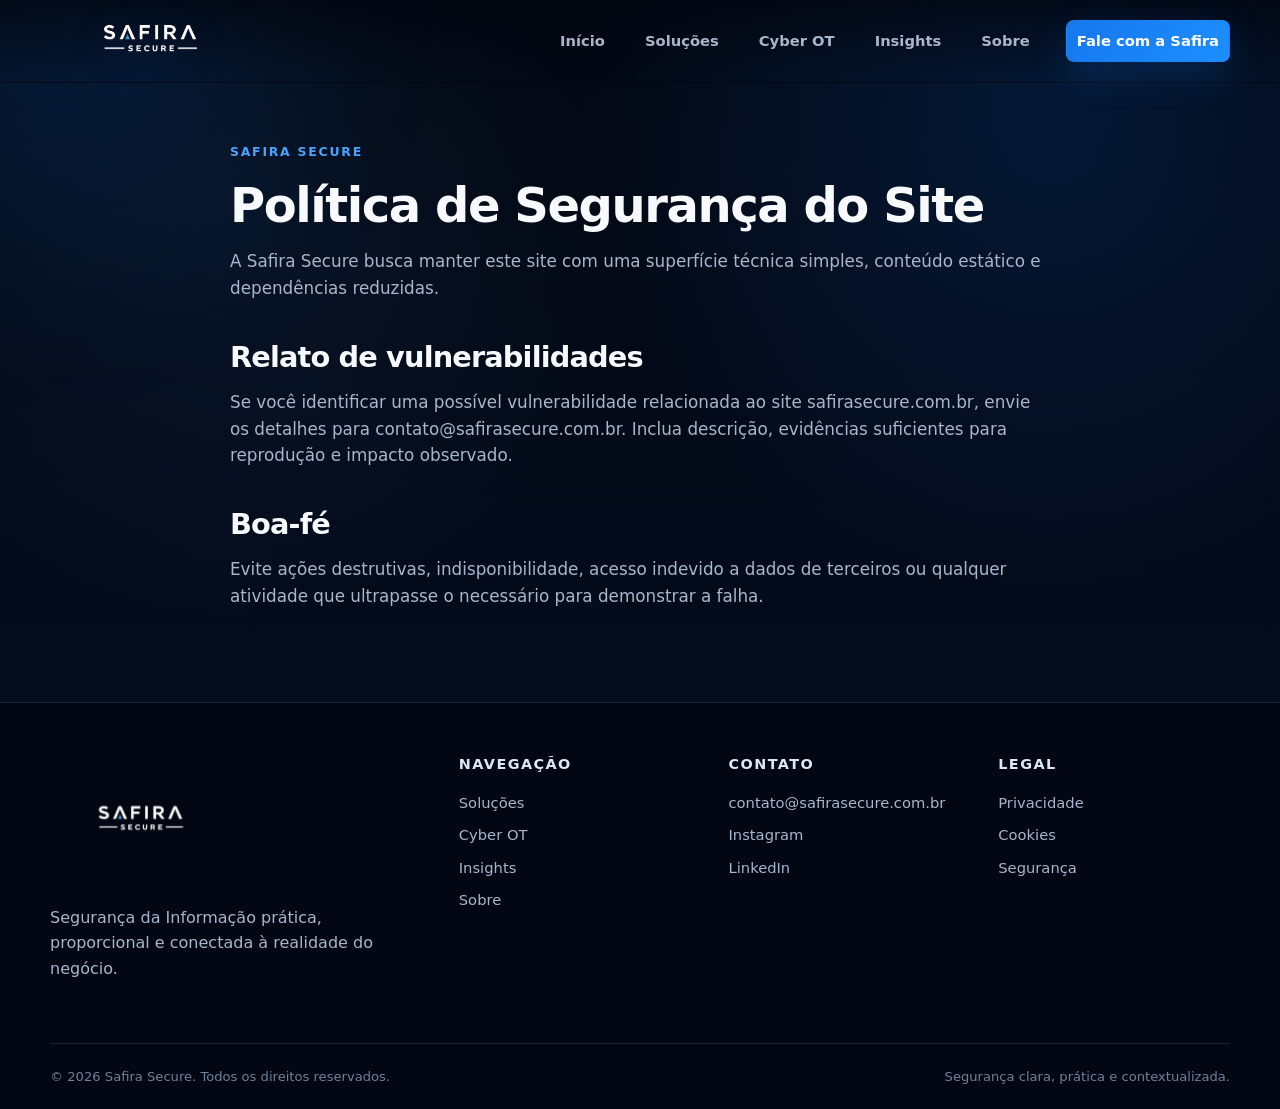
<file: seguranca/index.html>
<!doctype html>
<html lang="pt-BR">
<head>
  <meta charset="utf-8">
  <meta name="viewport" content="width=device-width,initial-scale=1">
  <title>Política de Segurança do Site | Safira Secure</title>
  <meta name="description" content="Política de Segurança do Site da Safira Secure.">
  <meta name="robots" content="index,follow,max-image-preview:large">
  <link rel="canonical" href="https://www.safirasecure.com.br/seguranca/">
  <meta name="theme-color" content="#07152f">
  <meta property="og:type" content="website">
  <meta property="og:locale" content="pt_BR">
  <meta property="og:site_name" content="Safira Secure">
  <meta property="og:title" content="Política de Segurança do Site | Safira Secure">
  <meta property="og:description" content="Política de Segurança do Site da Safira Secure.">
  <meta property="og:url" content="https://www.safirasecure.com.br/seguranca/">
  <meta property="og:image" content="https://www.safirasecure.com.br/assets/img/og-safira.jpg">
  <meta name="twitter:card" content="summary_large_image">
  <link rel="icon" type="image/png" href="/assets/img/favicon.png">
  <link rel="preload" as="image" href="/assets/img/logo-safira.png" type="image/webp">
  <link rel="stylesheet" href="/assets/css/main.css">
  <script type="application/ld+json">{"@context": "https://schema.org", "@type": "Organization", "name": "Safira Secure", "url": "https://www.safirasecure.com.br/", "logo": "https://www.safirasecure.com.br/assets/img/logo-safira.png", "description": "Empresa brasileira de Segurança da Informação que atua em governança, riscos, defesa cibernética, Cyber OT/ICS e cultura de segurança.", "email": "contato@safirasecure.com.br", "founder": {"@type": "Person", "name": "Jony Azevedo", "jobTitle": "Founder | Cybersecurity"}, "sameAs": ["https://www.instagram.com/safirasecure/", "https://www.linkedin.com/company/safirasecure/"]}</script>
</head>
<body>
<a class="skip-link" href="#conteudo">Ir para o conteúdo</a>
<header class="site-header" data-header>
  <div class="container header-inner">
    <a class="brand" href="/" aria-label="Safira Secure, página inicial">
      <img src="/assets/img/logo-safira.png" alt="Safira Secure" width="210" height="72">
    </a>
    <button class="nav-toggle" data-nav-toggle aria-expanded="false" aria-controls="main-nav">
      <span></span><span></span><span></span><span class="sr-only">Abrir menu</span>
    </button>
    <nav id="main-nav" class="main-nav" data-nav aria-label="Navegação principal">
      <a href="/">Início</a>
      <a href="/solucoes/">Soluções</a>
      <a href="/cyber-ot/">Cyber OT</a>
      <a href="/insights/">Insights</a>
      <a href="/sobre/">Sobre</a>
      <a href="/contato/" class="btn btn-small btn-primary">Fale com a Safira</a>
    </nav>
  </div>
</header>

<main id="conteudo">
<article class="article"><span class="eyebrow">Safira Secure</span><h1>Política de Segurança do Site</h1>
<p>A Safira Secure busca manter este site com uma superfície técnica simples, conteúdo estático e dependências reduzidas.</p>
<h2>Relato de vulnerabilidades</h2><p>Se você identificar uma possível vulnerabilidade relacionada ao site safirasecure.com.br, envie os detalhes para contato@safirasecure.com.br. Inclua descrição, evidências suficientes para reprodução e impacto observado.</p>
<h2>Boa-fé</h2><p>Evite ações destrutivas, indisponibilidade, acesso indevido a dados de terceiros ou qualquer atividade que ultrapasse o necessário para demonstrar a falha.</p>
</article>
</main>
<footer class="site-footer">
  <div class="container footer-grid">
    <div>
      <img class="footer-logo" src="/assets/img/logo-safira.png" alt="Safira Secure" width="220" height="75">
      <p>Segurança da Informação prática, proporcional e conectada à realidade do negócio.</p>
    </div>
    <div>
      <h2 class="footer-title">Navegação</h2>
      <a href="/solucoes/">Soluções</a>
      <a href="/cyber-ot/">Cyber OT</a>
      <a href="/insights/">Insights</a>
      <a href="/sobre/">Sobre</a>
    </div>
    <div>
      <h2 class="footer-title">Contato</h2>
      <a href="mailto:contato@safirasecure.com.br">contato@safirasecure.com.br</a>
      <a href="https://www.instagram.com/safirasecure/" rel="me noopener noreferrer">Instagram</a>
      <a href="https://www.linkedin.com/company/safirasecure/" rel="me noopener noreferrer">LinkedIn</a>
    </div>
    <div>
      <h2 class="footer-title">Legal</h2>
      <a href="/privacidade/">Privacidade</a>
      <a href="/cookies/">Cookies</a>
      <a href="/seguranca/">Segurança</a>
    </div>
  </div>
  <div class="container footer-bottom">
    <span>© 2026 Safira Secure. Todos os direitos reservados.</span>
    <span>Segurança clara, prática e contextualizada.</span>
  </div>
</footer>

<script src="/assets/js/main.js" defer></script>
</body>
</html>
</file>
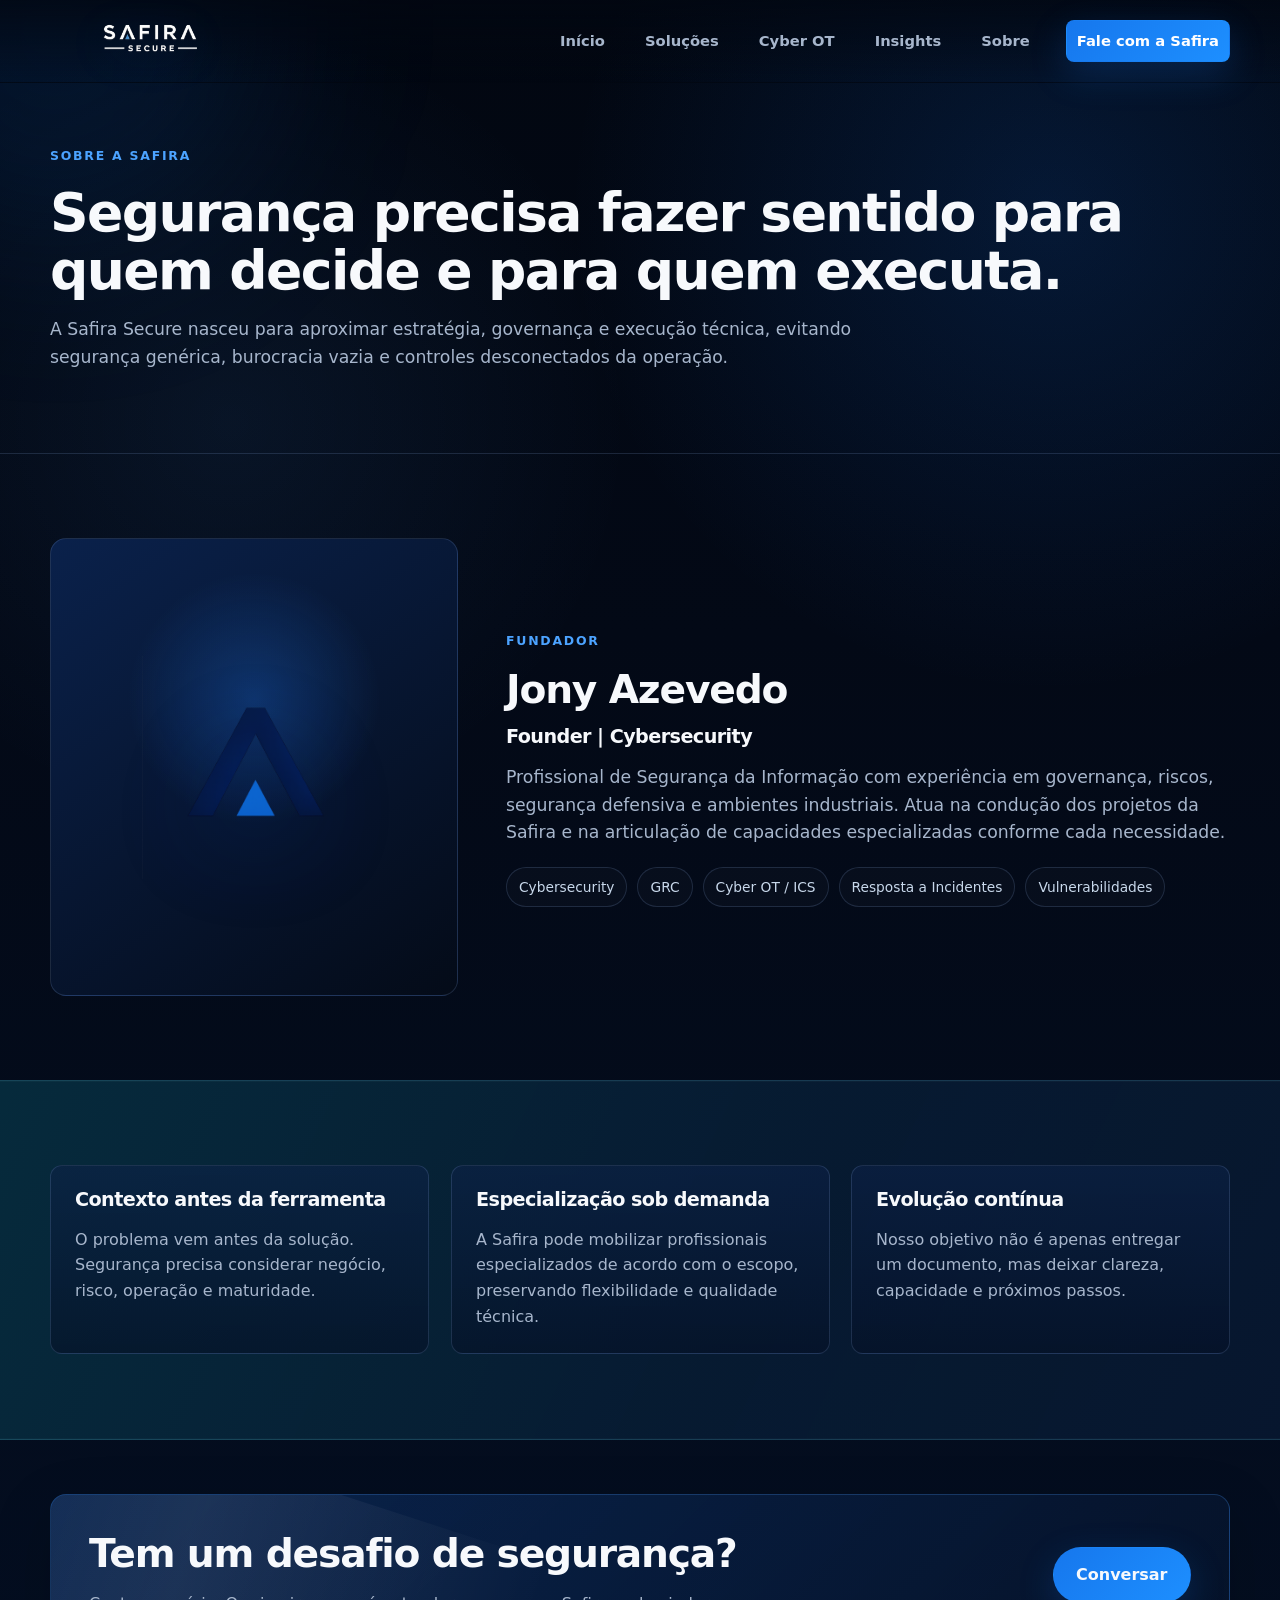
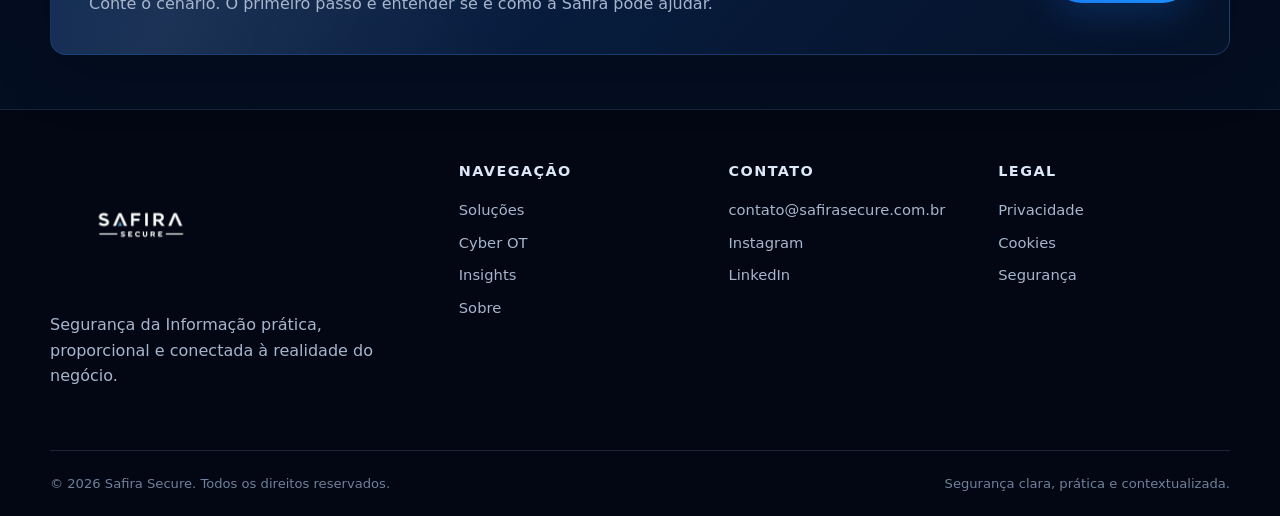
<file: sobre/index.html>
<!doctype html>
<html lang="pt-BR">
<head>
  <meta charset="utf-8">
  <meta name="viewport" content="width=device-width,initial-scale=1">
  <title>Sobre a Safira Secure | Jony Azevedo, Founder</title>
  <meta name="description" content="Conheça a Safira Secure, sua forma de atuação e Jony Azevedo, fundador da empresa.">
  <meta name="robots" content="index,follow,max-image-preview:large">
  <link rel="canonical" href="https://www.safirasecure.com.br/sobre/">
  <meta name="theme-color" content="#07152f">
  <meta property="og:type" content="website">
  <meta property="og:locale" content="pt_BR">
  <meta property="og:site_name" content="Safira Secure">
  <meta property="og:title" content="Sobre a Safira Secure | Jony Azevedo, Founder">
  <meta property="og:description" content="Conheça a Safira Secure, sua forma de atuação e Jony Azevedo, fundador da empresa.">
  <meta property="og:url" content="https://www.safirasecure.com.br/sobre/">
  <meta property="og:image" content="https://www.safirasecure.com.br/assets/img/og-safira.jpg">
  <meta name="twitter:card" content="summary_large_image">
  <link rel="icon" type="image/png" href="/assets/img/favicon.png">
  <link rel="preload" as="image" href="/assets/img/logo-safira.png" type="image/webp">
  <link rel="stylesheet" href="/assets/css/main.css">
  <script type="application/ld+json">{"@context": "https://schema.org", "@type": "Organization", "name": "Safira Secure", "url": "https://www.safirasecure.com.br/", "logo": "https://www.safirasecure.com.br/assets/img/logo-safira.png", "description": "Empresa brasileira de Segurança da Informação que atua em governança, riscos, defesa cibernética, Cyber OT/ICS e cultura de segurança.", "email": "contato@safirasecure.com.br", "founder": {"@type": "Person", "name": "Jony Azevedo", "jobTitle": "Founder | Cybersecurity"}, "sameAs": ["https://www.instagram.com/safirasecure/", "https://www.linkedin.com/company/safirasecure/"]}</script>
<script type="application/ld+json">{"@context": "https://schema.org", "@type": "Person", "name": "Jony Azevedo", "jobTitle": "Founder | Cybersecurity", "worksFor": {"@type": "Organization", "name": "Safira Secure"}, "url": "https://www.safirasecure.com.br/sobre/"}</script>
</head>
<body>
<a class="skip-link" href="#conteudo">Ir para o conteúdo</a>
<header class="site-header" data-header>
  <div class="container header-inner">
    <a class="brand" href="/" aria-label="Safira Secure, página inicial">
      <img src="/assets/img/logo-safira.png" alt="Safira Secure" width="210" height="72">
    </a>
    <button class="nav-toggle" data-nav-toggle aria-expanded="false" aria-controls="main-nav">
      <span></span><span></span><span></span><span class="sr-only">Abrir menu</span>
    </button>
    <nav id="main-nav" class="main-nav" data-nav aria-label="Navegação principal">
      <a href="/">Início</a>
      <a href="/solucoes/">Soluções</a>
      <a href="/cyber-ot/">Cyber OT</a>
      <a href="/insights/">Insights</a>
      <a href="/sobre/">Sobre</a>
      <a href="/contato/" class="btn btn-small btn-primary">Fale com a Safira</a>
    </nav>
  </div>
</header>

<main id="conteudo">

<section class="page-hero">
  <div class="container"><span class="eyebrow">Sobre a Safira</span><h1>Segurança precisa fazer sentido para quem decide e para quem executa.</h1><p class="lead">A Safira Secure nasceu para aproximar estratégia, governança e execução técnica, evitando segurança genérica, burocracia vazia e controles desconectados da operação.</p></div>
</section>
<section class="section">
  <div class="container founder">
    <div class="founder-visual"><img src="/assets/img/simbolo-safira.png" alt=""></div>
    <div><span class="eyebrow">Fundador</span><h2>Jony Azevedo</h2><h3>Founder | Cybersecurity</h3><p class="lead">Profissional de Segurança da Informação com experiência em governança, riscos, segurança defensiva e ambientes industriais. Atua na condução dos projetos da Safira e na articulação de capacidades especializadas conforme cada necessidade.</p><div class="founder-meta"><span class="pill">Cybersecurity</span><span class="pill">GRC</span><span class="pill">Cyber OT / ICS</span><span class="pill">Resposta a Incidentes</span><span class="pill">Vulnerabilidades</span></div></div>
  </div>
</section>
<section class="section band"><div class="container grid grid-3">
  <article class="card"><h3>Contexto antes da ferramenta</h3><p>O problema vem antes da solução. Segurança precisa considerar negócio, risco, operação e maturidade.</p></article>
  <article class="card"><h3>Especialização sob demanda</h3><p>A Safira pode mobilizar profissionais especializados de acordo com o escopo, preservando flexibilidade e qualidade técnica.</p></article>
  <article class="card"><h3>Evolução contínua</h3><p>Nosso objetivo não é apenas entregar um documento, mas deixar clareza, capacidade e próximos passos.</p></article>
</div></section>
<section class="section-tight"><div class="container cta-box"><div><h2>Tem um desafio de segurança?</h2><p>Conte o cenário. O primeiro passo é entender se e como a Safira pode ajudar.</p></div><a class="btn btn-primary" href="/contato/">Conversar</a></div></section>

</main>
<footer class="site-footer">
  <div class="container footer-grid">
    <div>
      <img class="footer-logo" src="/assets/img/logo-safira.png" alt="Safira Secure" width="220" height="75">
      <p>Segurança da Informação prática, proporcional e conectada à realidade do negócio.</p>
    </div>
    <div>
      <h2 class="footer-title">Navegação</h2>
      <a href="/solucoes/">Soluções</a>
      <a href="/cyber-ot/">Cyber OT</a>
      <a href="/insights/">Insights</a>
      <a href="/sobre/">Sobre</a>
    </div>
    <div>
      <h2 class="footer-title">Contato</h2>
      <a href="mailto:contato@safirasecure.com.br">contato@safirasecure.com.br</a>
      <a href="https://www.instagram.com/safirasecure/" rel="me noopener noreferrer">Instagram</a>
      <a href="https://www.linkedin.com/company/safirasecure/" rel="me noopener noreferrer">LinkedIn</a>
    </div>
    <div>
      <h2 class="footer-title">Legal</h2>
      <a href="/privacidade/">Privacidade</a>
      <a href="/cookies/">Cookies</a>
      <a href="/seguranca/">Segurança</a>
    </div>
  </div>
  <div class="container footer-bottom">
    <span>© 2026 Safira Secure. Todos os direitos reservados.</span>
    <span>Segurança clara, prática e contextualizada.</span>
  </div>
</footer>

<script src="/assets/js/main.js" defer></script>
</body>
</html>
</file>
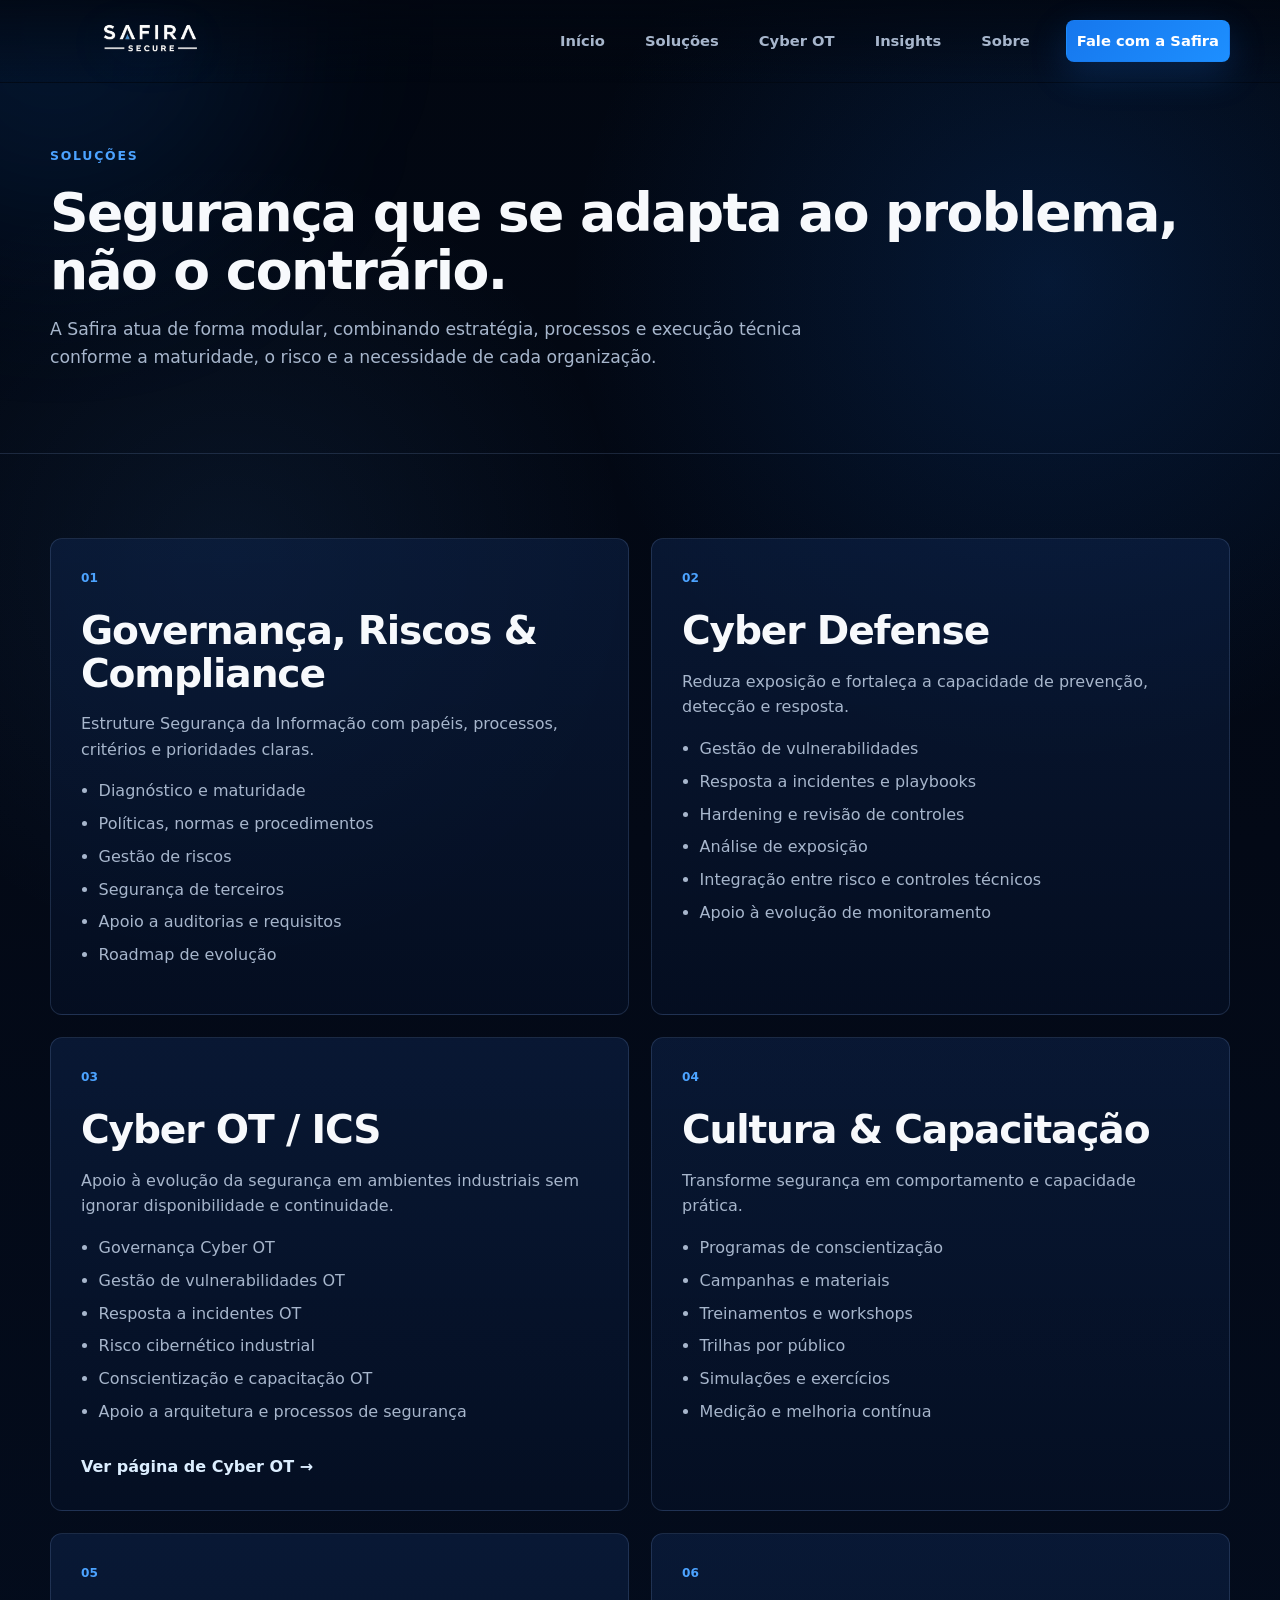
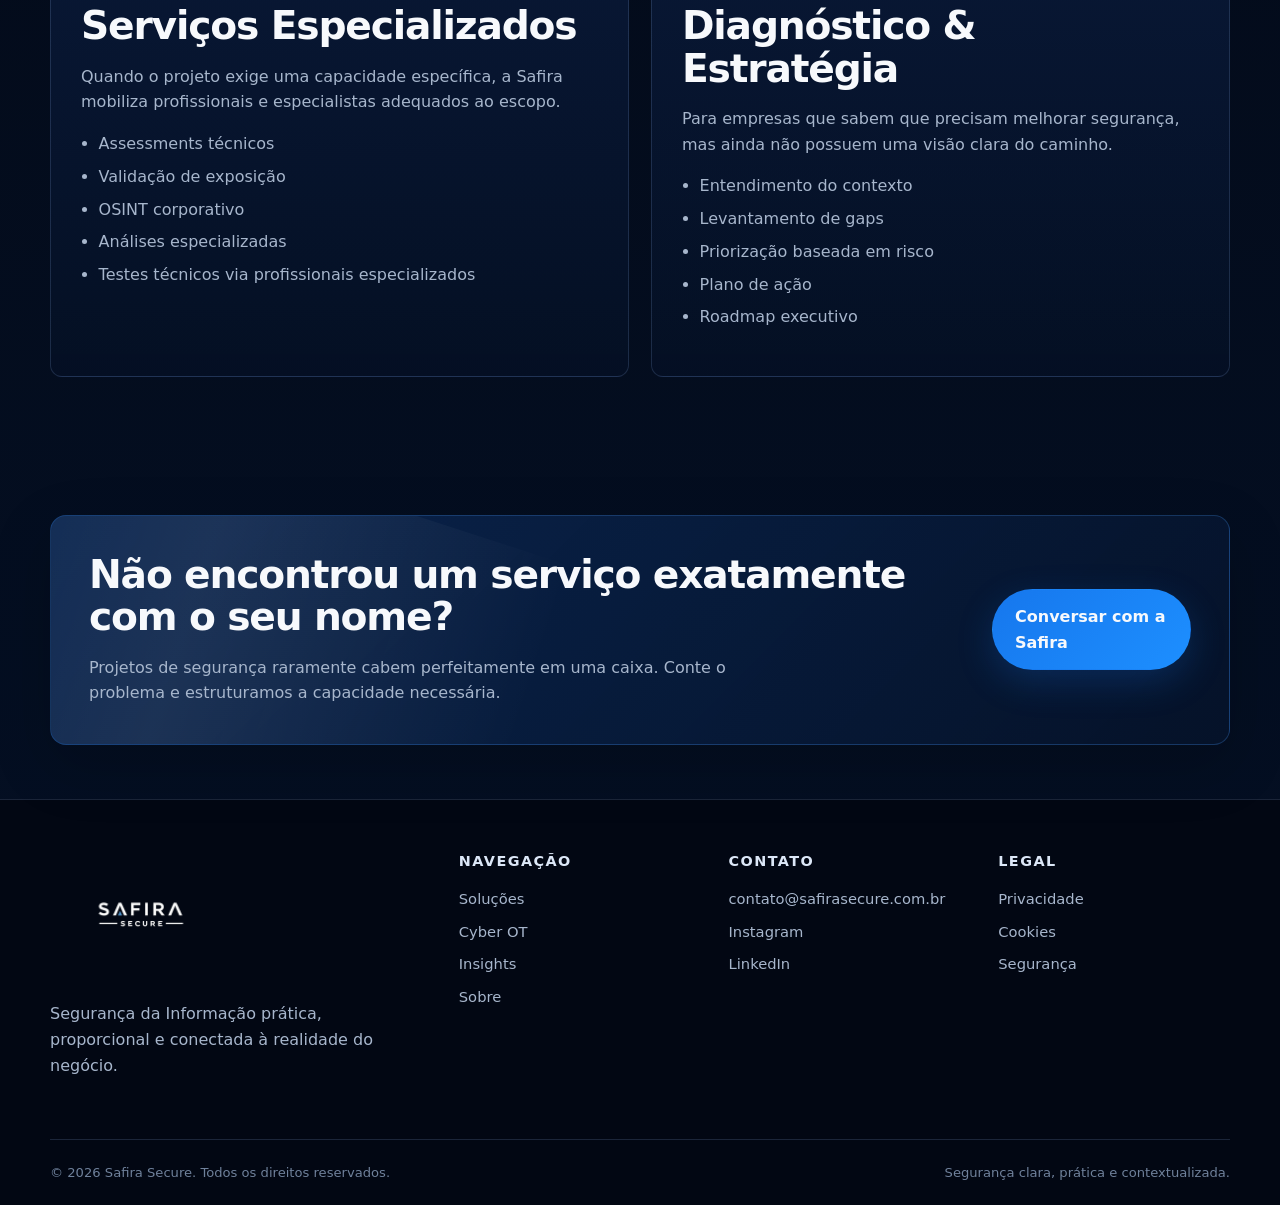
<file: solucoes/index.html>
<!doctype html>
<html lang="pt-BR">
<head>
  <meta charset="utf-8">
  <meta name="viewport" content="width=device-width,initial-scale=1">
  <title>Soluções de Segurança da Informação | Safira Secure</title>
  <meta name="description" content="Conheça as soluções da Safira Secure em governança, riscos, Cyber Defense, Cyber OT/ICS, conscientização e serviços especializados.">
  <meta name="robots" content="index,follow,max-image-preview:large">
  <link rel="canonical" href="https://www.safirasecure.com.br/solucoes/">
  <meta name="theme-color" content="#07152f">
  <meta property="og:type" content="website">
  <meta property="og:locale" content="pt_BR">
  <meta property="og:site_name" content="Safira Secure">
  <meta property="og:title" content="Soluções de Segurança da Informação | Safira Secure">
  <meta property="og:description" content="Conheça as soluções da Safira Secure em governança, riscos, Cyber Defense, Cyber OT/ICS, conscientização e serviços especializados.">
  <meta property="og:url" content="https://www.safirasecure.com.br/solucoes/">
  <meta property="og:image" content="https://www.safirasecure.com.br/assets/img/og-safira.jpg">
  <meta name="twitter:card" content="summary_large_image">
  <link rel="icon" type="image/png" href="/assets/img/favicon.png">
  <link rel="preload" as="image" href="/assets/img/logo-safira.png" type="image/webp">
  <link rel="stylesheet" href="/assets/css/main.css">
  <script type="application/ld+json">{"@context": "https://schema.org", "@type": "Organization", "name": "Safira Secure", "url": "https://www.safirasecure.com.br/", "logo": "https://www.safirasecure.com.br/assets/img/logo-safira.png", "description": "Empresa brasileira de Segurança da Informação que atua em governança, riscos, defesa cibernética, Cyber OT/ICS e cultura de segurança.", "email": "contato@safirasecure.com.br", "founder": {"@type": "Person", "name": "Jony Azevedo", "jobTitle": "Founder | Cybersecurity"}, "sameAs": ["https://www.instagram.com/safirasecure/", "https://www.linkedin.com/company/safirasecure/"]}</script>
</head>
<body>
<a class="skip-link" href="#conteudo">Ir para o conteúdo</a>
<header class="site-header" data-header>
  <div class="container header-inner">
    <a class="brand" href="/" aria-label="Safira Secure, página inicial">
      <img src="/assets/img/logo-safira.png" alt="Safira Secure" width="210" height="72">
    </a>
    <button class="nav-toggle" data-nav-toggle aria-expanded="false" aria-controls="main-nav">
      <span></span><span></span><span></span><span class="sr-only">Abrir menu</span>
    </button>
    <nav id="main-nav" class="main-nav" data-nav aria-label="Navegação principal">
      <a href="/">Início</a>
      <a href="/solucoes/">Soluções</a>
      <a href="/cyber-ot/">Cyber OT</a>
      <a href="/insights/">Insights</a>
      <a href="/sobre/">Sobre</a>
      <a href="/contato/" class="btn btn-small btn-primary">Fale com a Safira</a>
    </nav>
  </div>
</header>

<main id="conteudo">

<section class="page-hero">
  <div class="container"><span class="eyebrow">Soluções</span><h1>Segurança que se adapta ao problema, não o contrário.</h1><p class="lead">A Safira atua de forma modular, combinando estratégia, processos e execução técnica conforme a maturidade, o risco e a necessidade de cada organização.</p></div>
</section>
<section class="section">
  <div class="container grid grid-2">
    <article id="governanca" class="card service-detail"><span class="card-number">01</span><h2>Governança, Riscos & Compliance</h2><p>Estruture Segurança da Informação com papéis, processos, critérios e prioridades claras.</p><ul><li>Diagnóstico e maturidade</li><li>Políticas, normas e procedimentos</li><li>Gestão de riscos</li><li>Segurança de terceiros</li><li>Apoio a auditorias e requisitos</li><li>Roadmap de evolução</li></ul></article>
    <article id="defesa" class="card service-detail"><span class="card-number">02</span><h2>Cyber Defense</h2><p>Reduza exposição e fortaleça a capacidade de prevenção, detecção e resposta.</p><ul><li>Gestão de vulnerabilidades</li><li>Resposta a incidentes e playbooks</li><li>Hardening e revisão de controles</li><li>Análise de exposição</li><li>Integração entre risco e controles técnicos</li><li>Apoio à evolução de monitoramento</li></ul></article>
    <article id="ot" class="card service-detail"><span class="card-number">03</span><h2>Cyber OT / ICS</h2><p>Apoio à evolução da segurança em ambientes industriais sem ignorar disponibilidade e continuidade.</p><ul><li>Governança Cyber OT</li><li>Gestão de vulnerabilidades OT</li><li>Resposta a incidentes OT</li><li>Risco cibernético industrial</li><li>Conscientização e capacitação OT</li><li>Apoio a arquitetura e processos de segurança</li></ul><a class="card-link" href="/cyber-ot/">Ver página de Cyber OT →</a></article>
    <article id="cultura" class="card service-detail"><span class="card-number">04</span><h2>Cultura & Capacitação</h2><p>Transforme segurança em comportamento e capacidade prática.</p><ul><li>Programas de conscientização</li><li>Campanhas e materiais</li><li>Treinamentos e workshops</li><li>Trilhas por público</li><li>Simulações e exercícios</li><li>Medição e melhoria contínua</li></ul></article>
    <article id="especializados" class="card service-detail"><span class="card-number">05</span><h2>Serviços Especializados</h2><p>Quando o projeto exige uma capacidade específica, a Safira mobiliza profissionais e especialistas adequados ao escopo.</p><ul><li>Assessments técnicos</li><li>Validação de exposição</li><li>OSINT corporativo</li><li>Análises especializadas</li><li>Testes técnicos via profissionais especializados</li></ul></article>
    <article class="card service-detail"><span class="card-number">06</span><h2>Diagnóstico & Estratégia</h2><p>Para empresas que sabem que precisam melhorar segurança, mas ainda não possuem uma visão clara do caminho.</p><ul><li>Entendimento do contexto</li><li>Levantamento de gaps</li><li>Priorização baseada em risco</li><li>Plano de ação</li><li>Roadmap executivo</li></ul></article>
  </div>
</section>
<section class="section-tight"><div class="container cta-box"><div><h2>Não encontrou um serviço exatamente com o seu nome?</h2><p>Projetos de segurança raramente cabem perfeitamente em uma caixa. Conte o problema e estruturamos a capacidade necessária.</p></div><a class="btn btn-primary" href="/contato/">Conversar com a Safira</a></div></section>

</main>
<footer class="site-footer">
  <div class="container footer-grid">
    <div>
      <img class="footer-logo" src="/assets/img/logo-safira.png" alt="Safira Secure" width="220" height="75">
      <p>Segurança da Informação prática, proporcional e conectada à realidade do negócio.</p>
    </div>
    <div>
      <h2 class="footer-title">Navegação</h2>
      <a href="/solucoes/">Soluções</a>
      <a href="/cyber-ot/">Cyber OT</a>
      <a href="/insights/">Insights</a>
      <a href="/sobre/">Sobre</a>
    </div>
    <div>
      <h2 class="footer-title">Contato</h2>
      <a href="mailto:contato@safirasecure.com.br">contato@safirasecure.com.br</a>
      <a href="https://www.instagram.com/safirasecure/" rel="me noopener noreferrer">Instagram</a>
      <a href="https://www.linkedin.com/company/safirasecure/" rel="me noopener noreferrer">LinkedIn</a>
    </div>
    <div>
      <h2 class="footer-title">Legal</h2>
      <a href="/privacidade/">Privacidade</a>
      <a href="/cookies/">Cookies</a>
      <a href="/seguranca/">Segurança</a>
    </div>
  </div>
  <div class="container footer-bottom">
    <span>© 2026 Safira Secure. Todos os direitos reservados.</span>
    <span>Segurança clara, prática e contextualizada.</span>
  </div>
</footer>

<script src="/assets/js/main.js" defer></script>
</body>
</html>
</file>
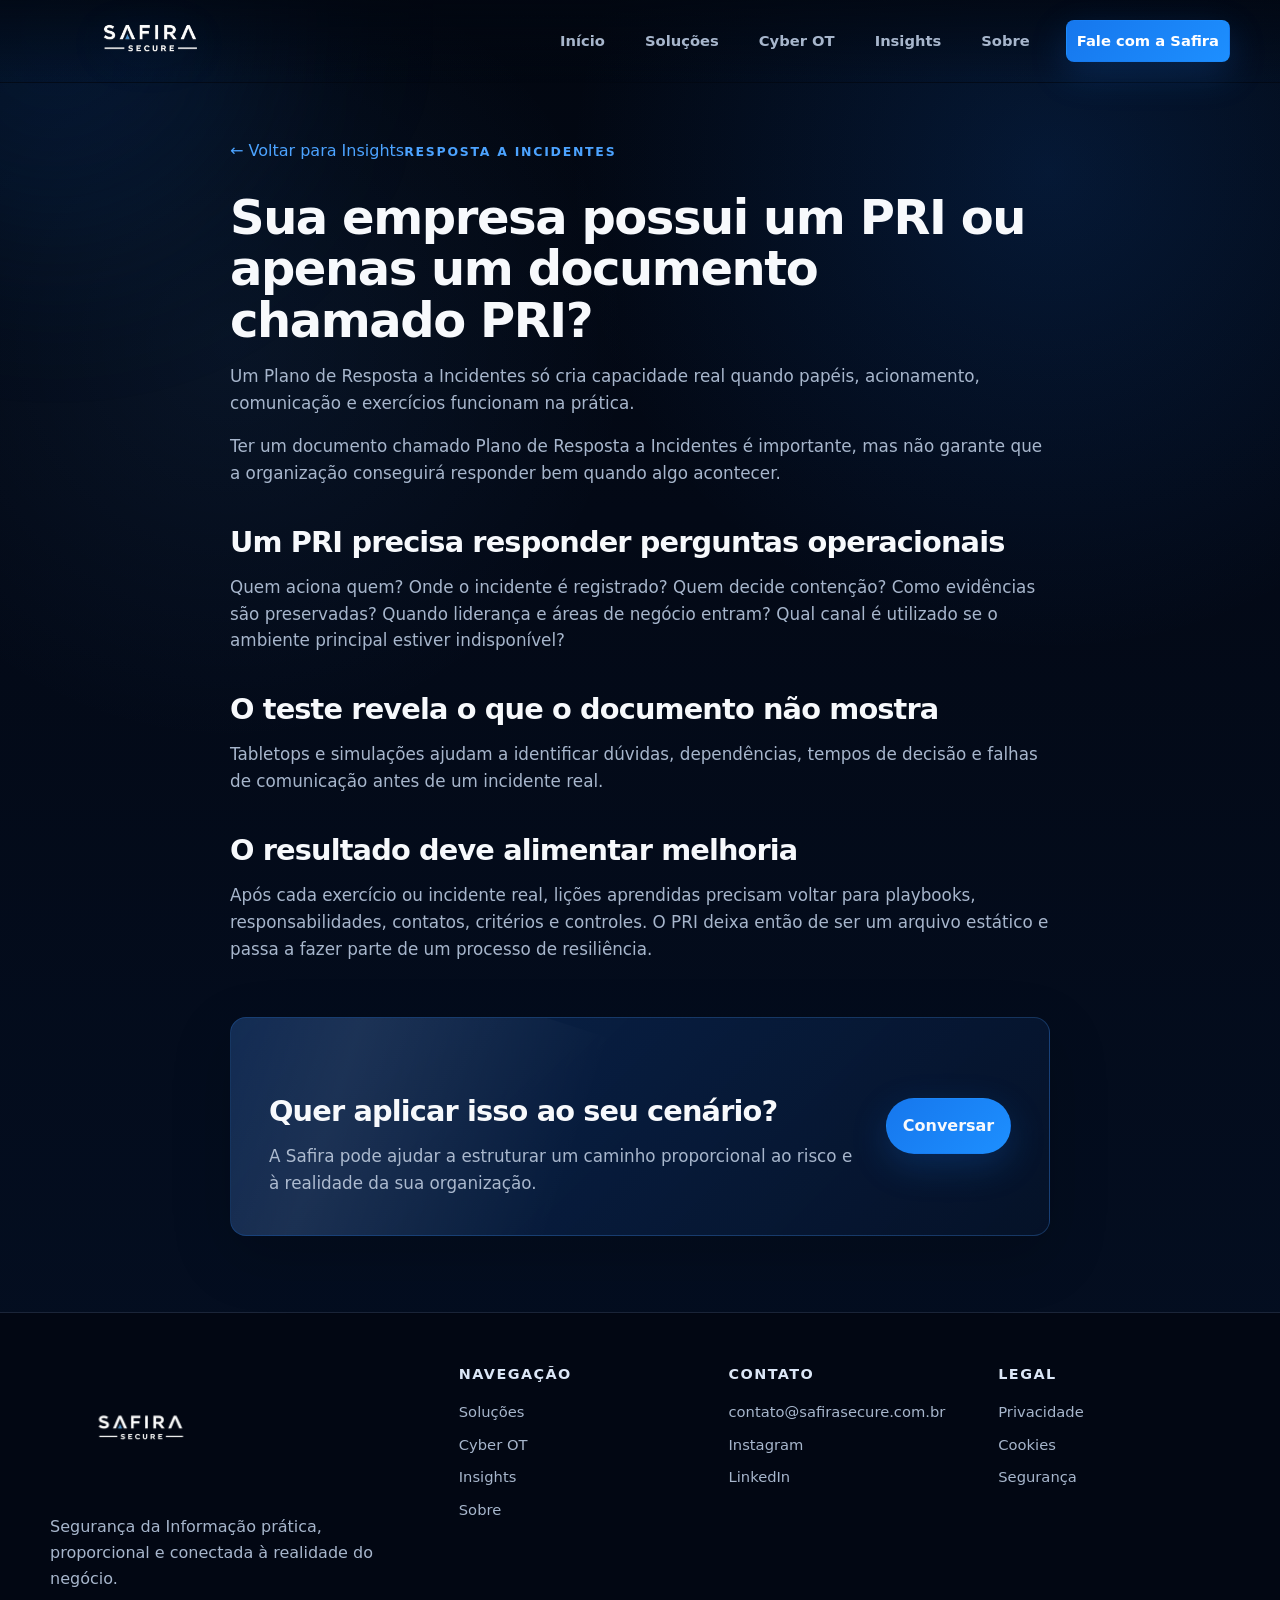
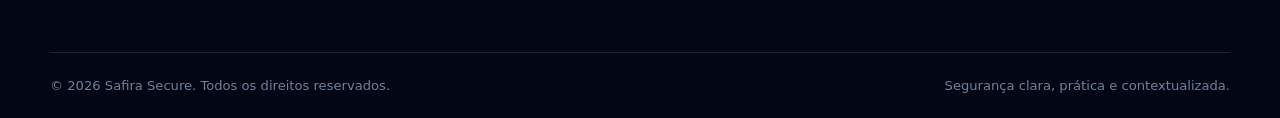
<file: insights/pri-na-pratica/index.html>
<!doctype html>
<html lang="pt-BR">
<head>
  <meta charset="utf-8">
  <meta name="viewport" content="width=device-width,initial-scale=1">
  <title>Sua empresa possui um PRI ou apenas um documento chamado PRI? | Safira Secure</title>
  <meta name="description" content="Um Plano de Resposta a Incidentes só cria capacidade real quando papéis, acionamento, comunicação e exercícios funcionam na prática.">
  <meta name="robots" content="index,follow,max-image-preview:large">
  <link rel="canonical" href="https://www.safirasecure.com.br/insights/pri-na-pratica/">
  <meta name="theme-color" content="#07152f">
  <meta property="og:type" content="website">
  <meta property="og:locale" content="pt_BR">
  <meta property="og:site_name" content="Safira Secure">
  <meta property="og:title" content="Sua empresa possui um PRI ou apenas um documento chamado PRI? | Safira Secure">
  <meta property="og:description" content="Um Plano de Resposta a Incidentes só cria capacidade real quando papéis, acionamento, comunicação e exercícios funcionam na prática.">
  <meta property="og:url" content="https://www.safirasecure.com.br/insights/pri-na-pratica/">
  <meta property="og:image" content="https://www.safirasecure.com.br/assets/img/og-safira.jpg">
  <meta name="twitter:card" content="summary_large_image">
  <link rel="icon" type="image/png" href="/assets/img/favicon.png">
  <link rel="preload" as="image" href="/assets/img/logo-safira.png" type="image/webp">
  <link rel="stylesheet" href="/assets/css/main.css">
  <script type="application/ld+json">{"@context": "https://schema.org", "@type": "Organization", "name": "Safira Secure", "url": "https://www.safirasecure.com.br/", "logo": "https://www.safirasecure.com.br/assets/img/logo-safira.png", "description": "Empresa brasileira de Segurança da Informação que atua em governança, riscos, defesa cibernética, Cyber OT/ICS e cultura de segurança.", "email": "contato@safirasecure.com.br", "founder": {"@type": "Person", "name": "Jony Azevedo", "jobTitle": "Founder | Cybersecurity"}, "sameAs": ["https://www.instagram.com/safirasecure/", "https://www.linkedin.com/company/safirasecure/"]}</script>
<script type="application/ld+json">{"@context": "https://schema.org", "@type": "Article", "headline": "Sua empresa possui um PRI ou apenas um documento chamado PRI?", "description": "Um Plano de Resposta a Incidentes só cria capacidade real quando papéis, acionamento, comunicação e exercícios funcionam na prática.", "author": {"@type": "Person", "name": "Jony Azevedo"}, "publisher": {"@type": "Organization", "name": "Safira Secure", "logo": {"@type": "ImageObject", "url": "https://www.safirasecure.com.br/assets/img/logo-safira.png"}}, "mainEntityOfPage": "https://www.safirasecure.com.br/insights/pri-na-pratica/", "datePublished": "2026-09-08", "dateModified": "2026-09-08"}</script>
</head>
<body>
<a class="skip-link" href="#conteudo">Ir para o conteúdo</a>
<header class="site-header" data-header>
  <div class="container header-inner">
    <a class="brand" href="/" aria-label="Safira Secure, página inicial">
      <img src="/assets/img/logo-safira.png" alt="Safira Secure" width="210" height="72">
    </a>
    <button class="nav-toggle" data-nav-toggle aria-expanded="false" aria-controls="main-nav">
      <span></span><span></span><span></span><span class="sr-only">Abrir menu</span>
    </button>
    <nav id="main-nav" class="main-nav" data-nav aria-label="Navegação principal">
      <a href="/">Início</a>
      <a href="/solucoes/">Soluções</a>
      <a href="/cyber-ot/">Cyber OT</a>
      <a href="/insights/">Insights</a>
      <a href="/sobre/">Sobre</a>
      <a href="/contato/" class="btn btn-small btn-primary">Fale com a Safira</a>
    </nav>
  </div>
</header>

<main id="conteudo">
<article class="article"><a class="article-back" href="/insights/">← Voltar para Insights</a><span class="eyebrow">Resposta a Incidentes</span><h1>Sua empresa possui um PRI ou apenas um documento chamado PRI?</h1><p class="lead">Um Plano de Resposta a Incidentes só cria capacidade real quando papéis, acionamento, comunicação e exercícios funcionam na prática.</p>
<p>Ter um documento chamado Plano de Resposta a Incidentes é importante, mas não garante que a organização conseguirá responder bem quando algo acontecer.</p>
<h2>Um PRI precisa responder perguntas operacionais</h2>
<p>Quem aciona quem? Onde o incidente é registrado? Quem decide contenção? Como evidências são preservadas? Quando liderança e áreas de negócio entram? Qual canal é utilizado se o ambiente principal estiver indisponível?</p>
<h2>O teste revela o que o documento não mostra</h2>
<p>Tabletops e simulações ajudam a identificar dúvidas, dependências, tempos de decisão e falhas de comunicação antes de um incidente real.</p>
<h2>O resultado deve alimentar melhoria</h2>
<p>Após cada exercício ou incidente real, lições aprendidas precisam voltar para playbooks, responsabilidades, contatos, critérios e controles. O PRI deixa então de ser um arquivo estático e passa a fazer parte de um processo de resiliência.</p>
<div class="cta-box" style="margin-top:54px"><div><h2>Quer aplicar isso ao seu cenário?</h2><p>A Safira pode ajudar a estruturar um caminho proporcional ao risco e à realidade da sua organização.</p></div><a class="btn btn-primary" href="/contato/">Conversar</a></div></article>
</main>
<footer class="site-footer">
  <div class="container footer-grid">
    <div>
      <img class="footer-logo" src="/assets/img/logo-safira.png" alt="Safira Secure" width="220" height="75">
      <p>Segurança da Informação prática, proporcional e conectada à realidade do negócio.</p>
    </div>
    <div>
      <h2 class="footer-title">Navegação</h2>
      <a href="/solucoes/">Soluções</a>
      <a href="/cyber-ot/">Cyber OT</a>
      <a href="/insights/">Insights</a>
      <a href="/sobre/">Sobre</a>
    </div>
    <div>
      <h2 class="footer-title">Contato</h2>
      <a href="mailto:contato@safirasecure.com.br">contato@safirasecure.com.br</a>
      <a href="https://www.instagram.com/safirasecure/" rel="me noopener noreferrer">Instagram</a>
      <a href="https://www.linkedin.com/company/safirasecure/" rel="me noopener noreferrer">LinkedIn</a>
    </div>
    <div>
      <h2 class="footer-title">Legal</h2>
      <a href="/privacidade/">Privacidade</a>
      <a href="/cookies/">Cookies</a>
      <a href="/seguranca/">Segurança</a>
    </div>
  </div>
  <div class="container footer-bottom">
    <span>© 2026 Safira Secure. Todos os direitos reservados.</span>
    <span>Segurança clara, prática e contextualizada.</span>
  </div>
</footer>

<script src="/assets/js/main.js" defer></script>
</body>
</html>
</file>
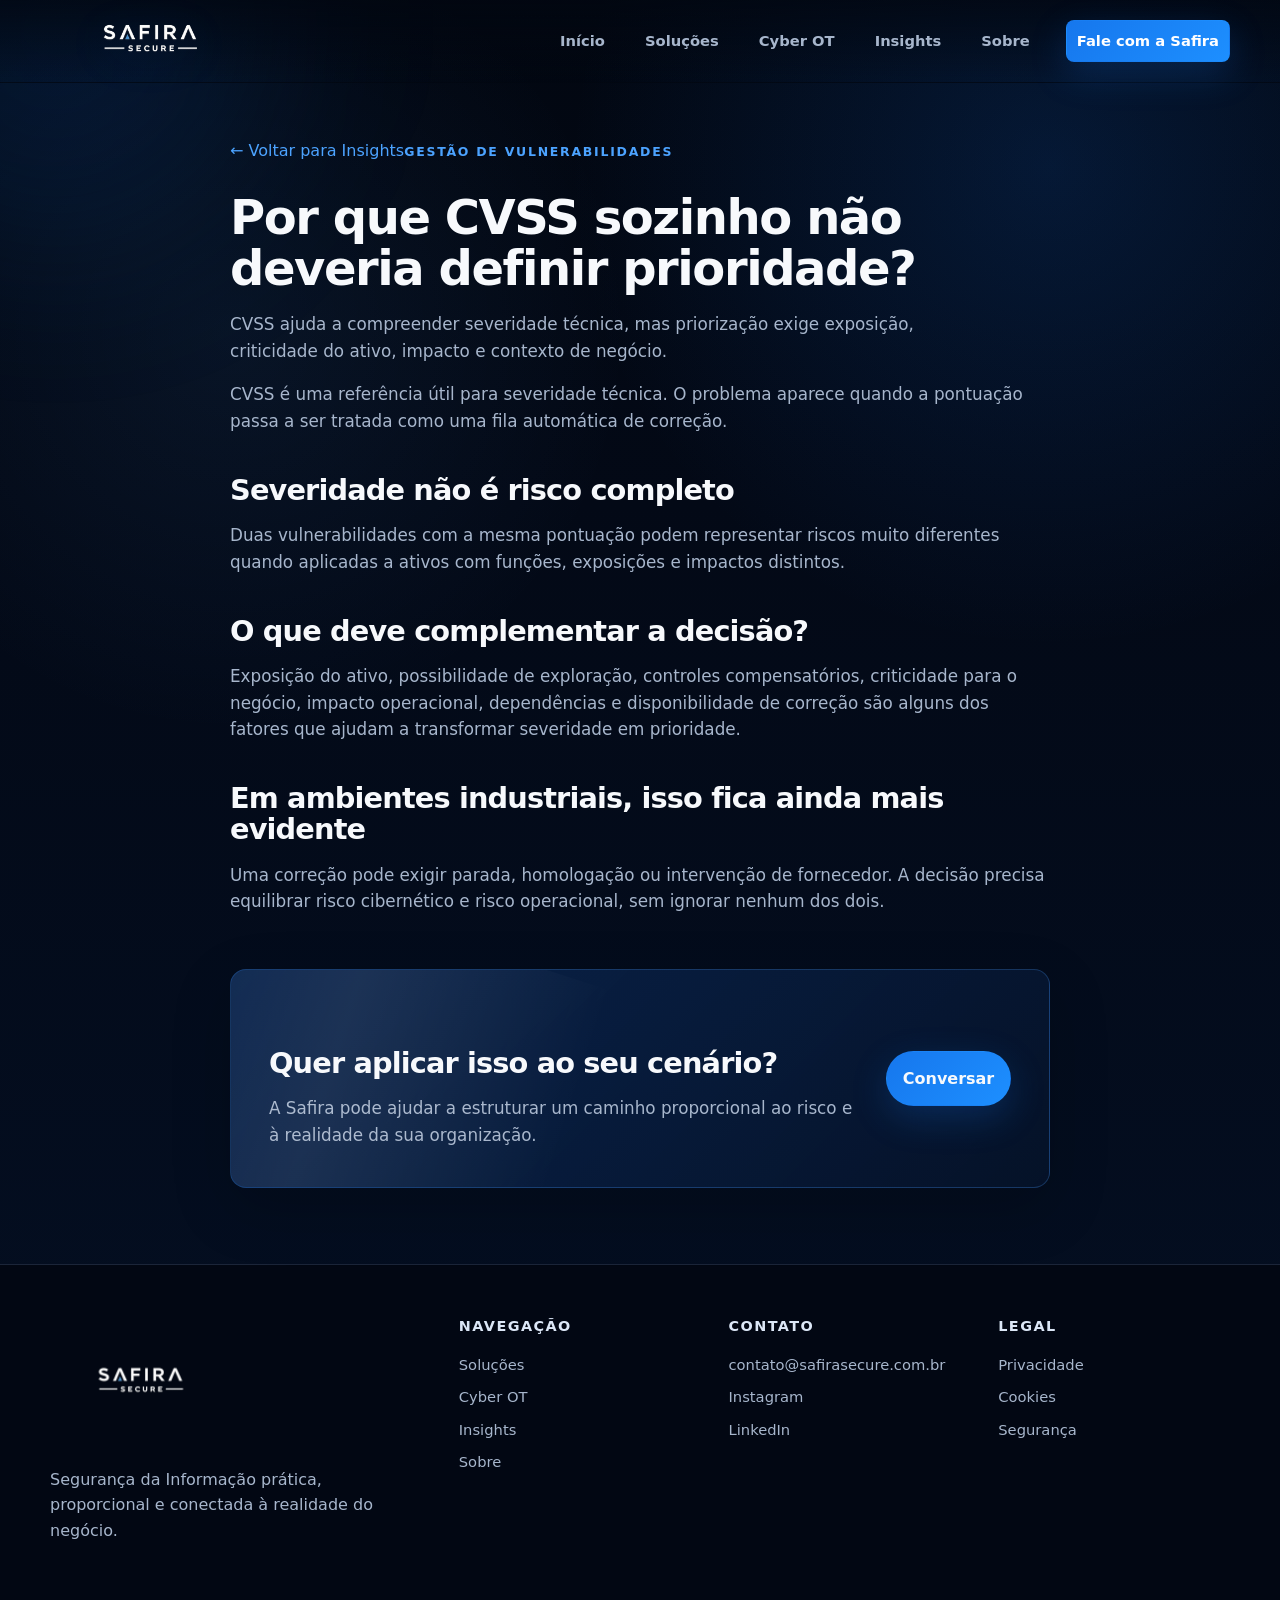
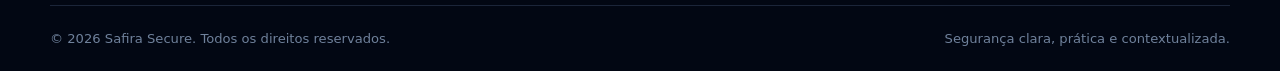
<file: insights/priorizacao-vulnerabilidades/index.html>
<!doctype html>
<html lang="pt-BR">
<head>
  <meta charset="utf-8">
  <meta name="viewport" content="width=device-width,initial-scale=1">
  <title>Por que CVSS sozinho não deveria definir prioridade? | Safira Secure</title>
  <meta name="description" content="CVSS ajuda a compreender severidade técnica, mas priorização exige exposição, criticidade do ativo, impacto e contexto de negócio.">
  <meta name="robots" content="index,follow,max-image-preview:large">
  <link rel="canonical" href="https://www.safirasecure.com.br/insights/priorizacao-vulnerabilidades/">
  <meta name="theme-color" content="#07152f">
  <meta property="og:type" content="website">
  <meta property="og:locale" content="pt_BR">
  <meta property="og:site_name" content="Safira Secure">
  <meta property="og:title" content="Por que CVSS sozinho não deveria definir prioridade? | Safira Secure">
  <meta property="og:description" content="CVSS ajuda a compreender severidade técnica, mas priorização exige exposição, criticidade do ativo, impacto e contexto de negócio.">
  <meta property="og:url" content="https://www.safirasecure.com.br/insights/priorizacao-vulnerabilidades/">
  <meta property="og:image" content="https://www.safirasecure.com.br/assets/img/og-safira.jpg">
  <meta name="twitter:card" content="summary_large_image">
  <link rel="icon" type="image/png" href="/assets/img/favicon.png">
  <link rel="preload" as="image" href="/assets/img/logo-safira.png" type="image/webp">
  <link rel="stylesheet" href="/assets/css/main.css">
  <script type="application/ld+json">{"@context": "https://schema.org", "@type": "Organization", "name": "Safira Secure", "url": "https://www.safirasecure.com.br/", "logo": "https://www.safirasecure.com.br/assets/img/logo-safira.png", "description": "Empresa brasileira de Segurança da Informação que atua em governança, riscos, defesa cibernética, Cyber OT/ICS e cultura de segurança.", "email": "contato@safirasecure.com.br", "founder": {"@type": "Person", "name": "Jony Azevedo", "jobTitle": "Founder | Cybersecurity"}, "sameAs": ["https://www.instagram.com/safirasecure/", "https://www.linkedin.com/company/safirasecure/"]}</script>
<script type="application/ld+json">{"@context": "https://schema.org", "@type": "Article", "headline": "Por que CVSS sozinho não deveria definir prioridade?", "description": "CVSS ajuda a compreender severidade técnica, mas priorização exige exposição, criticidade do ativo, impacto e contexto de negócio.", "author": {"@type": "Person", "name": "Jony Azevedo"}, "publisher": {"@type": "Organization", "name": "Safira Secure", "logo": {"@type": "ImageObject", "url": "https://www.safirasecure.com.br/assets/img/logo-safira.png"}}, "mainEntityOfPage": "https://www.safirasecure.com.br/insights/priorizacao-vulnerabilidades/", "datePublished": "2026-09-08", "dateModified": "2026-09-08"}</script>
</head>
<body>
<a class="skip-link" href="#conteudo">Ir para o conteúdo</a>
<header class="site-header" data-header>
  <div class="container header-inner">
    <a class="brand" href="/" aria-label="Safira Secure, página inicial">
      <img src="/assets/img/logo-safira.png" alt="Safira Secure" width="210" height="72">
    </a>
    <button class="nav-toggle" data-nav-toggle aria-expanded="false" aria-controls="main-nav">
      <span></span><span></span><span></span><span class="sr-only">Abrir menu</span>
    </button>
    <nav id="main-nav" class="main-nav" data-nav aria-label="Navegação principal">
      <a href="/">Início</a>
      <a href="/solucoes/">Soluções</a>
      <a href="/cyber-ot/">Cyber OT</a>
      <a href="/insights/">Insights</a>
      <a href="/sobre/">Sobre</a>
      <a href="/contato/" class="btn btn-small btn-primary">Fale com a Safira</a>
    </nav>
  </div>
</header>

<main id="conteudo">
<article class="article"><a class="article-back" href="/insights/">← Voltar para Insights</a><span class="eyebrow">Gestão de Vulnerabilidades</span><h1>Por que CVSS sozinho não deveria definir prioridade?</h1><p class="lead">CVSS ajuda a compreender severidade técnica, mas priorização exige exposição, criticidade do ativo, impacto e contexto de negócio.</p>
<p>CVSS é uma referência útil para severidade técnica. O problema aparece quando a pontuação passa a ser tratada como uma fila automática de correção.</p>
<h2>Severidade não é risco completo</h2>
<p>Duas vulnerabilidades com a mesma pontuação podem representar riscos muito diferentes quando aplicadas a ativos com funções, exposições e impactos distintos.</p>
<h2>O que deve complementar a decisão?</h2>
<p>Exposição do ativo, possibilidade de exploração, controles compensatórios, criticidade para o negócio, impacto operacional, dependências e disponibilidade de correção são alguns dos fatores que ajudam a transformar severidade em prioridade.</p>
<h2>Em ambientes industriais, isso fica ainda mais evidente</h2>
<p>Uma correção pode exigir parada, homologação ou intervenção de fornecedor. A decisão precisa equilibrar risco cibernético e risco operacional, sem ignorar nenhum dos dois.</p>
<div class="cta-box" style="margin-top:54px"><div><h2>Quer aplicar isso ao seu cenário?</h2><p>A Safira pode ajudar a estruturar um caminho proporcional ao risco e à realidade da sua organização.</p></div><a class="btn btn-primary" href="/contato/">Conversar</a></div></article>
</main>
<footer class="site-footer">
  <div class="container footer-grid">
    <div>
      <img class="footer-logo" src="/assets/img/logo-safira.png" alt="Safira Secure" width="220" height="75">
      <p>Segurança da Informação prática, proporcional e conectada à realidade do negócio.</p>
    </div>
    <div>
      <h2 class="footer-title">Navegação</h2>
      <a href="/solucoes/">Soluções</a>
      <a href="/cyber-ot/">Cyber OT</a>
      <a href="/insights/">Insights</a>
      <a href="/sobre/">Sobre</a>
    </div>
    <div>
      <h2 class="footer-title">Contato</h2>
      <a href="mailto:contato@safirasecure.com.br">contato@safirasecure.com.br</a>
      <a href="https://www.instagram.com/safirasecure/" rel="me noopener noreferrer">Instagram</a>
      <a href="https://www.linkedin.com/company/safirasecure/" rel="me noopener noreferrer">LinkedIn</a>
    </div>
    <div>
      <h2 class="footer-title">Legal</h2>
      <a href="/privacidade/">Privacidade</a>
      <a href="/cookies/">Cookies</a>
      <a href="/seguranca/">Segurança</a>
    </div>
  </div>
  <div class="container footer-bottom">
    <span>© 2026 Safira Secure. Todos os direitos reservados.</span>
    <span>Segurança clara, prática e contextualizada.</span>
  </div>
</footer>

<script src="/assets/js/main.js" defer></script>
</body>
</html>
</file>
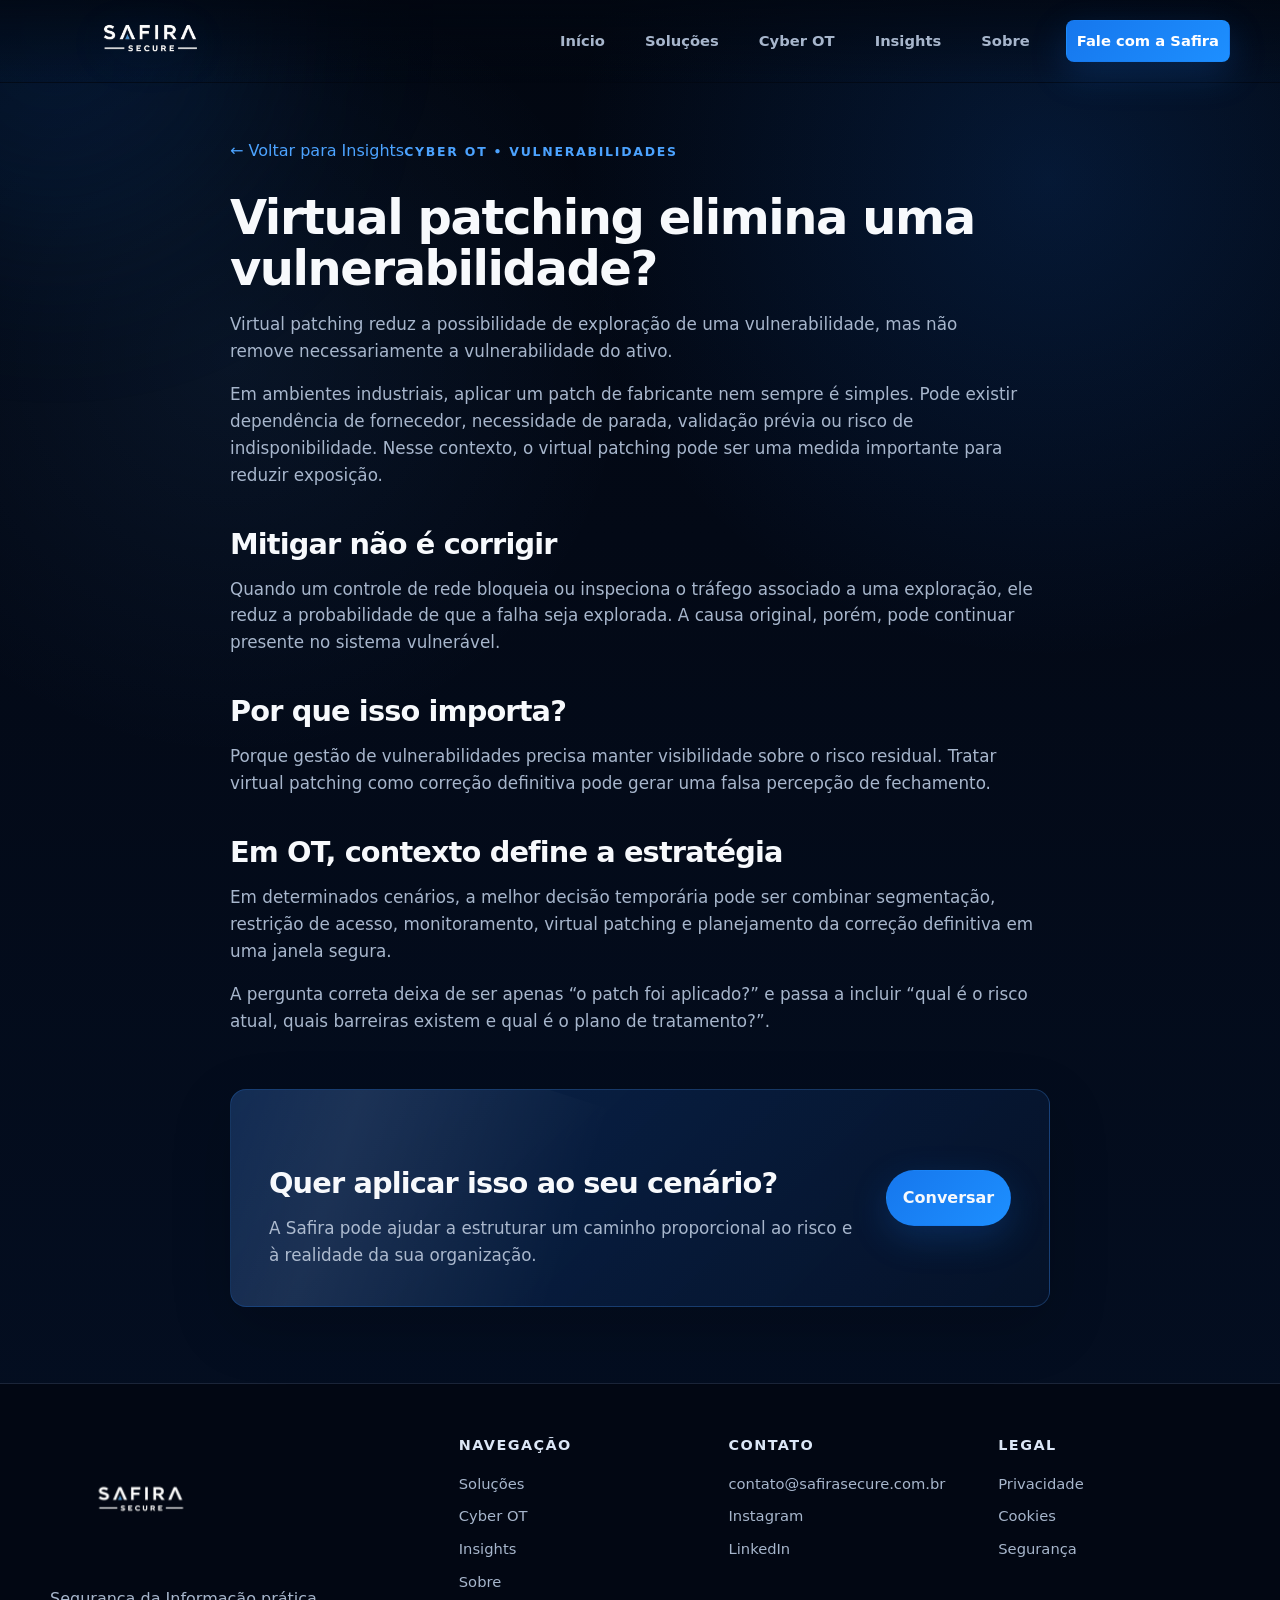
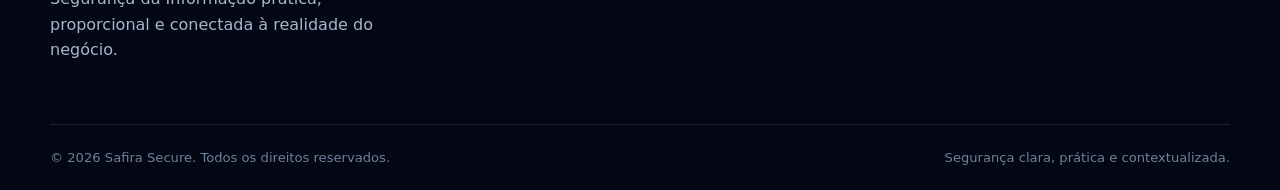
<file: insights/virtual-patching/index.html>
<!doctype html>
<html lang="pt-BR">
<head>
  <meta charset="utf-8">
  <meta name="viewport" content="width=device-width,initial-scale=1">
  <title>Virtual patching elimina uma vulnerabilidade? | Safira Secure</title>
  <meta name="description" content="Virtual patching reduz a possibilidade de exploração de uma vulnerabilidade, mas não remove necessariamente a vulnerabilidade do ativo.">
  <meta name="robots" content="index,follow,max-image-preview:large">
  <link rel="canonical" href="https://www.safirasecure.com.br/insights/virtual-patching/">
  <meta name="theme-color" content="#07152f">
  <meta property="og:type" content="website">
  <meta property="og:locale" content="pt_BR">
  <meta property="og:site_name" content="Safira Secure">
  <meta property="og:title" content="Virtual patching elimina uma vulnerabilidade? | Safira Secure">
  <meta property="og:description" content="Virtual patching reduz a possibilidade de exploração de uma vulnerabilidade, mas não remove necessariamente a vulnerabilidade do ativo.">
  <meta property="og:url" content="https://www.safirasecure.com.br/insights/virtual-patching/">
  <meta property="og:image" content="https://www.safirasecure.com.br/assets/img/og-safira.jpg">
  <meta name="twitter:card" content="summary_large_image">
  <link rel="icon" type="image/png" href="/assets/img/favicon.png">
  <link rel="preload" as="image" href="/assets/img/logo-safira.png" type="image/webp">
  <link rel="stylesheet" href="/assets/css/main.css">
  <script type="application/ld+json">{"@context": "https://schema.org", "@type": "Organization", "name": "Safira Secure", "url": "https://www.safirasecure.com.br/", "logo": "https://www.safirasecure.com.br/assets/img/logo-safira.png", "description": "Empresa brasileira de Segurança da Informação que atua em governança, riscos, defesa cibernética, Cyber OT/ICS e cultura de segurança.", "email": "contato@safirasecure.com.br", "founder": {"@type": "Person", "name": "Jony Azevedo", "jobTitle": "Founder | Cybersecurity"}, "sameAs": ["https://www.instagram.com/safirasecure/", "https://www.linkedin.com/company/safirasecure/"]}</script>
<script type="application/ld+json">{"@context": "https://schema.org", "@type": "Article", "headline": "Virtual patching elimina uma vulnerabilidade?", "description": "Virtual patching reduz a possibilidade de exploração de uma vulnerabilidade, mas não remove necessariamente a vulnerabilidade do ativo.", "author": {"@type": "Person", "name": "Jony Azevedo"}, "publisher": {"@type": "Organization", "name": "Safira Secure", "logo": {"@type": "ImageObject", "url": "https://www.safirasecure.com.br/assets/img/logo-safira.png"}}, "mainEntityOfPage": "https://www.safirasecure.com.br/insights/virtual-patching/", "datePublished": "2026-09-08", "dateModified": "2026-09-08"}</script>
</head>
<body>
<a class="skip-link" href="#conteudo">Ir para o conteúdo</a>
<header class="site-header" data-header>
  <div class="container header-inner">
    <a class="brand" href="/" aria-label="Safira Secure, página inicial">
      <img src="/assets/img/logo-safira.png" alt="Safira Secure" width="210" height="72">
    </a>
    <button class="nav-toggle" data-nav-toggle aria-expanded="false" aria-controls="main-nav">
      <span></span><span></span><span></span><span class="sr-only">Abrir menu</span>
    </button>
    <nav id="main-nav" class="main-nav" data-nav aria-label="Navegação principal">
      <a href="/">Início</a>
      <a href="/solucoes/">Soluções</a>
      <a href="/cyber-ot/">Cyber OT</a>
      <a href="/insights/">Insights</a>
      <a href="/sobre/">Sobre</a>
      <a href="/contato/" class="btn btn-small btn-primary">Fale com a Safira</a>
    </nav>
  </div>
</header>

<main id="conteudo">
<article class="article"><a class="article-back" href="/insights/">← Voltar para Insights</a><span class="eyebrow">Cyber OT • Vulnerabilidades</span><h1>Virtual patching elimina uma vulnerabilidade?</h1><p class="lead">Virtual patching reduz a possibilidade de exploração de uma vulnerabilidade, mas não remove necessariamente a vulnerabilidade do ativo.</p>
<p>Em ambientes industriais, aplicar um patch de fabricante nem sempre é simples. Pode existir dependência de fornecedor, necessidade de parada, validação prévia ou risco de indisponibilidade. Nesse contexto, o virtual patching pode ser uma medida importante para reduzir exposição.</p>
<h2>Mitigar não é corrigir</h2>
<p>Quando um controle de rede bloqueia ou inspeciona o tráfego associado a uma exploração, ele reduz a probabilidade de que a falha seja explorada. A causa original, porém, pode continuar presente no sistema vulnerável.</p>
<h2>Por que isso importa?</h2>
<p>Porque gestão de vulnerabilidades precisa manter visibilidade sobre o risco residual. Tratar virtual patching como correção definitiva pode gerar uma falsa percepção de fechamento.</p>
<h2>Em OT, contexto define a estratégia</h2>
<p>Em determinados cenários, a melhor decisão temporária pode ser combinar segmentação, restrição de acesso, monitoramento, virtual patching e planejamento da correção definitiva em uma janela segura.</p>
<p>A pergunta correta deixa de ser apenas “o patch foi aplicado?” e passa a incluir “qual é o risco atual, quais barreiras existem e qual é o plano de tratamento?”.</p>
<div class="cta-box" style="margin-top:54px"><div><h2>Quer aplicar isso ao seu cenário?</h2><p>A Safira pode ajudar a estruturar um caminho proporcional ao risco e à realidade da sua organização.</p></div><a class="btn btn-primary" href="/contato/">Conversar</a></div></article>
</main>
<footer class="site-footer">
  <div class="container footer-grid">
    <div>
      <img class="footer-logo" src="/assets/img/logo-safira.png" alt="Safira Secure" width="220" height="75">
      <p>Segurança da Informação prática, proporcional e conectada à realidade do negócio.</p>
    </div>
    <div>
      <h2 class="footer-title">Navegação</h2>
      <a href="/solucoes/">Soluções</a>
      <a href="/cyber-ot/">Cyber OT</a>
      <a href="/insights/">Insights</a>
      <a href="/sobre/">Sobre</a>
    </div>
    <div>
      <h2 class="footer-title">Contato</h2>
      <a href="mailto:contato@safirasecure.com.br">contato@safirasecure.com.br</a>
      <a href="https://www.instagram.com/safirasecure/" rel="me noopener noreferrer">Instagram</a>
      <a href="https://www.linkedin.com/company/safirasecure/" rel="me noopener noreferrer">LinkedIn</a>
    </div>
    <div>
      <h2 class="footer-title">Legal</h2>
      <a href="/privacidade/">Privacidade</a>
      <a href="/cookies/">Cookies</a>
      <a href="/seguranca/">Segurança</a>
    </div>
  </div>
  <div class="container footer-bottom">
    <span>© 2026 Safira Secure. Todos os direitos reservados.</span>
    <span>Segurança clara, prática e contextualizada.</span>
  </div>
</footer>

<script src="/assets/js/main.js" defer></script>
</body>
</html>
</file>
<file: assets/css/main.css>
:root{
  --bg:#030916;
  --bg-2:#07152f;
  --surface:#0a1a38;
  --surface-2:#0e2449;
  --text:#f7f9fc;
  --muted:#a7b6cc;
  --line:rgba(138,173,224,.18);
  --primary:#1677ed;
  --primary-2:#4ca3ff;
  --deep:#0b2a63;
  --success:#70c8ff;
  --shadow:0 24px 80px rgba(0,0,0,.34);
  --radius:12px;
  --container:1180px;
}
*{box-sizing:border-box}
html{scroll-behavior:smooth}
body{
  margin:0;overflow-x:hidden;background:
  radial-gradient(circle at 82% 10%,rgba(20,113,235,.16),transparent 30rem),
  radial-gradient(circle at 18% 20%,rgba(76,163,255,.08),transparent 25rem),
  linear-gradient(180deg,#020711 0%,var(--bg) 30%,#041025 100%);
  color:var(--text);font-family:Inter,ui-sans-serif,system-ui,-apple-system,BlinkMacSystemFont,"Segoe UI",sans-serif;
  line-height:1.6;
}
body::before{
  content:"";position:fixed;inset:0;pointer-events:none;z-index:-1;opacity:.22;
  background-image:linear-gradient(rgba(255,255,255,.02) 1px,transparent 1px),
                   linear-gradient(90deg,rgba(255,255,255,.02) 1px,transparent 1px);
  background-size:52px 52px;
  mask-image:linear-gradient(to bottom,black,transparent 75%);
}
body::after{
  content:"";position:fixed;inset:-20% auto auto -12%;width:420px;height:420px;border-radius:50%;background:rgba(22,119,237,.12);filter:blur(90px);pointer-events:none;z-index:-1;animation:drift 18s ease-in-out infinite alternate;
}
img{max-width:100%;height:auto}
a{color:inherit;text-decoration:none}
a:focus-visible,button:focus-visible,input:focus-visible,textarea:focus-visible,select:focus-visible{outline:2px solid var(--primary-2);outline-offset:3px}
p{color:var(--muted);margin:0 0 1rem}
h1,h2,h3{letter-spacing:-.03em;line-height:1.08;margin:0 0 1rem}
h1{font-size:3.35rem}
h2{font-size:2.45rem}
h3{font-size:1.2rem}
ul{padding-left:1.1rem}
.container{width:min(calc(100% - 40px),var(--container));margin:auto}
.section{padding:84px 0;position:relative}
.section-tight{padding:54px 0}
@keyframes drift{0%{transform:translate3d(0,0,0) scale(1)}100%{transform:translate3d(60px,30px,0) scale(1.18)}}
@keyframes float{0%,100%{transform:translateY(0)}50%{transform:translateY(-12px)}}
@keyframes pulseGlow{0%,100%{opacity:.22;transform:scale(1)}50%{opacity:.38;transform:scale(1.08)}}
@keyframes rotateSlow{0%{transform:rotate(0deg)}100%{transform:rotate(360deg)}}
@keyframes sheen{0%{transform:translateX(-100%)}100%{transform:translateX(100%)}}
.eyebrow{display:inline-block;color:var(--primary-2);font-size:.78rem;font-weight:800;letter-spacing:.14em;text-transform:uppercase;margin-bottom:18px}
.lead{font-size:1.08rem;max-width:760px}
.grid{display:grid;gap:22px}
.grid-2{grid-template-columns:repeat(2,minmax(0,1fr))}
.grid-3{grid-template-columns:repeat(3,minmax(0,1fr))}
.grid-4{grid-template-columns:repeat(4,minmax(0,1fr))}
.sr-only{position:absolute;width:1px;height:1px;padding:0;margin:-1px;overflow:hidden;clip:rect(0,0,0,0);white-space:nowrap;border:0}
.skip-link{position:absolute;left:-999px;top:12px;background:white;color:black;padding:.6rem .9rem;z-index:999}
.skip-link:focus{left:12px}
.site-header{
  position:fixed;inset:0 0 auto;z-index:50;border-bottom:1px solid transparent;
  transition:.25s ease;background:linear-gradient(180deg,rgba(2,7,17,.75),transparent);
}
.site-header.is-scrolled{background:rgba(3,9,22,.82);backdrop-filter:blur(18px);border-color:var(--line);box-shadow:0 10px 30px rgba(0,0,0,.16)}
.header-inner{height:82px;display:flex;align-items:center;justify-content:space-between;position:relative}
.brand{display:inline-flex;align-items:center;width:auto}
.brand img{display:block;width:210px;max-width:70vw;min-width:150px;object-fit:contain;filter:drop-shadow(0 8px 22px rgba(12,117,255,.16))}
.main-nav{display:flex;align-items:center;gap:20px}
.main-nav a{color:var(--muted);font-size:.92rem;font-weight:600;padding:8px 10px;border-radius:8px;text-decoration:none;transition:color .2s ease}
.main-nav a:hover{color:#ffffff}
.main-nav .btn{margin-left:6px;color:white}
.nav-toggle{display:none;background:rgba(255,255,255,.06);border:1px solid var(--line);border-radius:8px;cursor:pointer;padding:8px 10px}
.nav-toggle span:not(.sr-only){display:block;width:22px;height:2px;background:white;margin:4px 0;border-radius:2px}
.btn{
  display:inline-flex;align-items:center;justify-content:center;gap:10px;border-radius:999px;
  padding:14px 22px;font-weight:750;border:1px solid var(--line);transition:transform .22s ease,box-shadow .22s ease,border-color .22s ease,background .22s ease;cursor:pointer;position:relative;overflow:hidden;isolation:isolate;
}
.btn::before{content:"";position:absolute;inset:-20% -40%;background:linear-gradient(120deg,transparent 35%,rgba(255,255,255,.28),transparent 65%);transform:translateX(-130%);transition:transform .8s ease;z-index:-1}
.btn:hover::before{transform:translateX(130%)}
.btn-small{padding:11px 17px}
.btn-primary{background:linear-gradient(135deg,var(--primary),#1d8fff);border-color:transparent;box-shadow:0 12px 36px rgba(23,119,237,.22)}
.btn-primary:hover{transform:translateY(-2px);box-shadow:0 18px 42px rgba(23,119,237,.32)}
.btn-secondary{background:rgba(255,255,255,.03)}
.btn-secondary:hover{border-color:rgba(100,174,255,.45);background:rgba(255,255,255,.06)}
.hero{min-height:88svh;display:flex;align-items:center;padding:112px 0 54px;overflow:hidden;position:relative}
.hero-grid{display:grid;grid-template-columns:1.05fr .95fr;gap:36px;align-items:center}
.hero h1 span{color:var(--primary-2)}
.hero-copy{max-width:590px}
.hero-copy h1,.hero-copy .lead,.hero-copy .hero-actions,.hero-copy .hero-note{animation:fadeUp .8s ease both}
@keyframes fadeUp{from{opacity:0;transform:translateY(18px)}to{opacity:1;transform:translateY(0)}}
.hero-actions{display:flex;gap:12px;flex-wrap:wrap;margin-top:24px}
.hero-note{margin-top:20px;display:flex;gap:10px;align-items:center;color:#8fa4c0;font-size:.88rem}
.hero-note::before{content:"";width:8px;height:8px;border-radius:50%;background:var(--primary-2);box-shadow:0 0 20px var(--primary)}
.hero-visual{position:relative;min-height:420px;display:grid;place-items:center;perspective:1200px}
.hero-visual::before,.hero-visual::after{
  content:"";position:absolute;border:1px solid rgba(67,153,255,.15);transform:rotate(45deg);
  border-radius:30px;animation:rotateSlow 18s linear infinite;
}
.hero-visual::before{width:340px;height:340px}
.hero-visual::after{width:250px;height:250px;animation-direction:reverse;animation-duration:24s}
.hero-symbol{
  width:min(68%,360px);filter:drop-shadow(0 26px 48px rgba(0,95,255,.16));
  will-change:transform;transition:transform .12s linear;z-index:2;animation:float 5s ease-in-out infinite;
}
.glow{position:absolute;width:270px;height:270px;border-radius:50%;background:#086cff;filter:blur(100px);opacity:.18;animation:pulseGlow 6s ease-in-out infinite}
.metric-strip{border-top:1px solid var(--line);border-bottom:1px solid var(--line);background:rgba(8,24,52,.38)}
.metric-grid{display:grid;grid-template-columns:repeat(4,1fr)}
.metric{padding:22px 24px;border-right:1px solid var(--line);transition:transform .25s ease, border-color .25s ease;}
.metric:last-child{border-right:0}
.metric:hover{transform:translateY(-4px);border-color:rgba(85,164,255,.35)}
.metric strong{display:block;font-size:1.05rem;color:white}.metric span{font-size:.9rem;color:var(--muted)}
.card{
  position:relative;padding:24px;border:1px solid var(--line);background:linear-gradient(180deg,rgba(13,34,72,.58),rgba(5,17,39,.62));
  border-radius:var(--radius);overflow:hidden;box-shadow:0 0 0 rgba(0,0,0,0);transition:transform .25s ease,border-color .25s ease,box-shadow .25s ease;
}
.card::before{content:"";position:absolute;inset:0 0 auto;height:2px;background:linear-gradient(90deg,transparent,var(--primary),transparent);opacity:0;transition:.25s}
.card::after{content:"";position:absolute;inset:-35% auto auto -35%;width:140%;height:140%;background:linear-gradient(135deg,transparent 35%,rgba(255,255,255,.05),transparent 65%);transform:translateX(-100%) rotate(12deg);transition:transform .8s ease;}
.card:hover{transform:translateY(-5px);border-color:rgba(65,153,255,.33);box-shadow:var(--shadow)}
.card:hover::before{opacity:1}
.card:hover::after{transform:translateX(100%) rotate(12deg)}
.card-number{font-size:.76rem;color:var(--primary-2);font-weight:800;margin-bottom:22px;display:block}
.card p:last-child{margin-bottom:0}
.card-link{display:inline-flex;margin-top:14px;color:#dceeff;font-weight:700}
.problem-grid{display:grid;grid-template-columns:.9fr 1.1fr;gap:52px;align-items:start}
.problem-list{display:grid;gap:2px}
.problem-item{padding:16px 0;border-bottom:1px solid var(--line);font-size:.98rem;color:#e7eef8;display:flex;gap:14px}
.problem-item::before{content:"";width:7px;height:7px;border-radius:50%;background:var(--primary);margin-top:.58em;flex:none}
.band{
  background:linear-gradient(115deg,rgba(7,48,66,.86),rgba(7,28,51,.94) 58%,rgba(8,24,49,.88));
  border-block:1px solid rgba(93,190,208,.2);
  box-shadow:inset 0 1px 0 rgba(143,221,229,.035),inset 0 -1px 0 rgba(143,221,229,.025);
}
.ot-grid{display:grid;grid-template-columns:1.05fr .95fr;gap:52px;align-items:center}
.ot-diagram{position:relative;min-height:320px;display:grid;place-items:center}
.ot-ring{position:absolute;border-radius:50%;border:1px solid rgba(66,153,255,.22)}
.ot-ring:nth-child(1){width:290px;height:290px}
.ot-ring:nth-child(2){width:210px;height:210px}
.ot-ring:nth-child(3){width:130px;height:130px;background:radial-gradient(circle,rgba(31,135,255,.25),transparent 70%)}
.ot-core{z-index:3;text-align:center}
.ot-core strong{display:block;font-size:2rem}.ot-core span{color:var(--muted)}
.pill-row{display:flex;gap:9px;flex-wrap:wrap;margin-top:22px}
.pill{padding:8px 12px;border:1px solid var(--line);border-radius:999px;color:#c8d8eb;background:rgba(255,255,255,.02);font-size:.86rem}
.method{display:grid;grid-template-columns:repeat(5,1fr);gap:14px;position:relative}
.method::before{content:"";position:absolute;height:2px;left:8%;right:8%;top:35px;background:rgba(77,151,250,.15)}
.method-progress{position:absolute;height:2px;left:8%;top:35px;background:linear-gradient(90deg,var(--primary),var(--primary-2));width:0;transition:width .1s linear}
.method-step{position:relative;text-align:center;padding-top:0}
.method-dot{width:60px;height:60px;border-radius:50%;display:grid;place-items:center;margin:0 auto 16px;background:#071a39;border:1px solid rgba(73,153,255,.25);font-weight:900;position:relative;z-index:2}
.method-step.is-active .method-dot{background:linear-gradient(145deg,var(--deep),var(--primary));box-shadow:0 0 45px rgba(27,126,249,.25)}
.method-step p{font-size:.9rem}
.founder{display:grid;grid-template-columns:.72fr 1.28fr;gap:48px;align-items:center}
.founder-visual{aspect-ratio:4/4.5;border-radius:16px;border:1px solid var(--line);background:
  radial-gradient(circle at 50% 35%,rgba(33,125,248,.28),transparent 35%),
  linear-gradient(145deg,#0a214b,#040b18);
  display:grid;place-items:center;overflow:hidden;
}
.founder-visual img{width:55%;opacity:.92;filter:drop-shadow(0 28px 55px rgba(0,75,210,.25))}
.founder-meta{display:flex;flex-wrap:wrap;gap:10px;margin-top:20px}
.insights-grid article{height:100%}
.article-meta{font-size:.8rem;color:#7fa8d8;text-transform:uppercase;letter-spacing:.08em;font-weight:800}
.cta-box{padding:38px;border:1px solid rgba(72,156,255,.25);border-radius:16px;background:
 linear-gradient(135deg,rgba(20,75,156,.38),rgba(6,20,44,.7));display:flex;align-items:center;justify-content:space-between;gap:30px;position:relative;overflow:hidden;box-shadow:0 20px 60px rgba(0,0,0,.18)}
.cta-box::before{content:"";position:absolute;inset:-30% auto auto -20%;width:60%;height:200%;background:linear-gradient(90deg,transparent,rgba(255,255,255,.08),transparent);transform:rotate(18deg);animation:sheen 8s ease-in-out infinite;}
.cta-box p{max-width:680px;margin:0}
.page-hero{padding:142px 0 66px;border-bottom:1px solid var(--line)}
.page-hero .lead{max-width:820px}
.service-detail{padding:30px}
.service-detail ul{color:var(--muted)}
.service-detail li{margin:.45rem 0}
.article{width:min(calc(100% - 40px),820px);margin:auto;padding:138px 0 76px}
.article h1{font-size:3rem}
.article h2{font-size:1.8rem;margin-top:2.5rem}
.article p,.article li{font-size:1.05rem}
.article-back{display:inline-block;color:var(--primary-2);margin-bottom:28px}
.contact-grid{display:grid;grid-template-columns:.8fr 1.2fr;gap:48px}
.form-card{padding:26px;border:1px solid var(--line);border-radius:var(--radius);background:rgba(8,26,56,.55)}
label{display:block;font-size:.88rem;font-weight:700;margin-bottom:8px}
input,textarea,select{
  width:100%;padding:14px 15px;border-radius:12px;border:1px solid var(--line);background:#06152f;color:white;font:inherit;outline:none
}
input:focus,textarea:focus,select:focus{border-color:var(--primary)}
textarea{min-height:150px;resize:vertical}
.form-row{margin-bottom:18px}
.form-status{margin-top:14px;font-size:.9rem;min-height:1.25rem}
.form-status[data-state="error"]{color:#ffc2c2}
.form-status[data-state="success"]{color:#b7f0d1}
.form-note{font-size:.84rem;margin-top:12px}
.site-footer{padding:54px 0 22px;border-top:1px solid var(--line);background:#020713}
.footer-grid{display:grid;grid-template-columns:1.6fr repeat(3,1fr);gap:38px}
.footer-grid>div{display:flex;flex-direction:column;align-items:flex-start;gap:9px}
.footer-logo{width:190px;margin-bottom:12px}
.footer-title{font-size:.9rem;text-transform:uppercase;letter-spacing:.1em;margin-bottom:9px;color:#dce7f7}
.footer-grid a{color:var(--muted);font-size:.92rem}.footer-grid a:hover{color:white}
.footer-bottom{display:flex;justify-content:space-between;gap:20px;border-top:1px solid var(--line);margin-top:45px;padding-top:22px;color:#6f819b;font-size:.82rem}
.chatbot-widget{position:fixed;right:24px;bottom:24px;z-index:80;display:flex;flex-direction:column;align-items:flex-end;gap:12px}
.chatbot-toggle{
  width:64px;height:64px;border:none;border-radius:50%;display:grid;place-items:center;cursor:pointer;
  color:white;background:linear-gradient(135deg,var(--primary),#53a9ff);box-shadow:0 20px 44px rgba(26,120,255,.38);
  position:relative;transition:transform .25s ease,box-shadow .25s ease;animation:chatPulse 2.4s ease-in-out infinite;
}
.chatbot-toggle:hover{transform:translateY(-2px) scale(1.02);box-shadow:0 24px 52px rgba(26,120,255,.44)}
.chatbot-icon{font-size:1.5rem;line-height:1}
.chatbot-badge{position:absolute;right:-2px;top:-4px;display:grid;place-items:center;min-width:20px;height:20px;padding:0 6px;border-radius:999px;background:#ffffff;color:#07152f;font-size:.7rem;font-weight:800;border:2px solid #0b1b34}
.chatbot-panel{
  width:min(360px,calc(100vw - 28px));background:rgba(9,20,38,.96);border:1px solid var(--line);border-radius:18px;box-shadow:0 28px 60px rgba(0,0,0,.35);overflow:hidden;backdrop-filter:blur(12px);
  opacity:0;transform:translateY(18px) scale(.96);transition:opacity .25s ease,transform .25s ease;pointer-events:none;
}
.chatbot-widget.is-open .chatbot-panel{opacity:1;transform:translateY(0) scale(1);pointer-events:auto}
.chatbot-header{display:flex;align-items:center;justify-content:space-between;padding:16px 18px;border-bottom:1px solid var(--line);background:linear-gradient(180deg,rgba(20,77,162,.3),rgba(10,22,40,.35))}
.chatbot-header strong{display:block;font-size:1rem}
.chatbot-header small{color:var(--muted);font-size:.74rem}
.chatbot-close{border:none;background:transparent;color:#dfeaff;font-size:1.5rem;cursor:pointer;line-height:1;padding:0}
.chatbot-messages{max-height:180px;overflow:auto;padding:16px;display:flex;flex-direction:column;gap:12px;background:rgba(5,17,32,.7)}
.message{max-width:82%;padding:10px 12px;border-radius:12px;font-size:.9rem;line-height:1.5}
.message.bot{background:rgba(255,255,255,.04);color:#edf2ff;border:1px solid rgba(123,169,255,.12)}
.message.user{background:linear-gradient(135deg,var(--primary),#3e98ff);color:white;margin-left:auto;border:1px solid rgba(255,255,255,.18)}
.chatbot-suggestions{max-height:190px;overflow:auto;padding:12px 14px;display:grid;gap:7px;border-top:1px solid var(--line);background:rgba(8,20,37,.92)}
.chatbot-suggestions>span{color:var(--muted);font-size:.72rem;font-weight:800;text-transform:uppercase}
.chatbot-suggestions button{width:100%;display:flex;justify-content:space-between;align-items:center;gap:12px;text-align:left;border:1px solid rgba(87,178,197,.24);border-radius:8px;background:rgba(21,91,105,.12);color:#e4f8fa;padding:9px 10px;font:inherit;font-size:.8rem;cursor:pointer;transition:background .2s ease,border-color .2s ease}
.chatbot-suggestions button::after{content:"+";color:#8ddce0;font-size:1rem;line-height:1}
.chatbot-suggestions button:hover{background:rgba(21,119,133,.28);border-color:rgba(113,218,224,.65)}
.chatbot-input-wrap{display:flex;gap:8px;padding:12px 14px;border-top:1px solid var(--line);background:rgba(9,20,38,.96)}
.chatbot-input{flex:1;border:1px solid var(--line);border-radius:999px;padding:12px 14px;background:#0e1d35;color:white;font:inherit}
.chatbot-input::placeholder{color:#92a8c6}
.chatbot-send{border:none;border-radius:999px;padding:12px 14px;background:linear-gradient(135deg,var(--primary),#41a5ff);color:white;font-weight:800;cursor:pointer;transition:transform .2s ease}
.chatbot-send:hover{transform:translateY(-1px)}
@media(max-width:620px){
  .chatbot-widget{right:14px;bottom:14px}
  .chatbot-panel{width:min(360px,calc(100vw - 28px))}
  .chatbot-messages{max-height:140px}
  .chatbot-suggestions{max-height:170px}
}
@keyframes chatPulse{0%,100%{box-shadow:0 20px 44px rgba(26,120,255,.38)}50%{box-shadow:0 20px 54px rgba(60,160,255,.6)}}
[data-reveal]{
  opacity:0;
  transform:translate3d(0,30px,0) scale(.98);
  will-change:transform,opacity;
  transition:opacity .7s ease,transform .7s cubic-bezier(.2,.7,.2,1);
}
[data-reveal].is-visible{opacity:1;transform:translate3d(0,0,0) scale(1)}
.metric-grid > [data-reveal]:nth-child(2){transition-delay:90ms}
.metric-grid > [data-reveal]:nth-child(3){transition-delay:180ms}
.metric-grid > [data-reveal]:nth-child(4){transition-delay:270ms}
.grid > [data-reveal]:nth-child(2){transition-delay:90ms}
.grid > [data-reveal]:nth-child(3){transition-delay:180ms}
.grid > [data-reveal]:nth-child(4){transition-delay:270ms}
.grid > [data-reveal]:nth-child(5){transition-delay:360ms}
.grid > [data-reveal]:nth-child(6){transition-delay:450ms}
@media (prefers-reduced-motion:reduce){
  *{scroll-behavior:auto!important;transition:none!important;animation:none!important}
  [data-reveal]{opacity:1;transform:none}
}
@media(max-width:900px){
  h1{font-size:2.8rem}
  h2{font-size:2.1rem}
  .grid-4,.grid-3{grid-template-columns:repeat(2,1fr)}
  .hero-grid,.problem-grid,.ot-grid,.founder,.contact-grid{grid-template-columns:1fr}
  .hero{min-height:auto;padding:132px 0 54px}.hero-copy{max-width:680px}.hero-visual{min-height:340px}.hero-symbol{width:min(54%,310px)}
  .method{grid-template-columns:1fr}.method::before,.method-progress{display:none}
  .method-step{display:grid;grid-template-columns:60px 1fr;text-align:left;gap:18px;align-items:start}
  .method-dot{margin:0}.metric-grid{grid-template-columns:repeat(2,1fr)}.metric:nth-child(2){border-right:0}
  .footer-grid{grid-template-columns:1.4fr 1fr}
  .header-inner{height:76px}
  .brand img{width:190px;min-width:140px}
    .nav-toggle{display:block}
  .main-nav{
    display:none;flex-direction:column;position:fixed;top:76px;left:16px;right:16px;
    background:rgba(7,21,47,.98);border:1px solid var(--line);border-radius:16px;
    padding:20px;gap:8px;box-shadow:0 20px 50px rgba(0,0,0,.6);z-index:100;
  }
  .main-nav.is-open{display:flex}
  .main-nav a{padding:10px 14px;border-radius:8px;font-size:1rem}
  .main-nav a:hover{background:rgba(255,255,255,.06);color:white}
  .main-nav .btn{margin-left:0;margin-top:6px;width:100%;text-align:center}
}
@media(max-width:620px){
  h1{font-size:2.35rem}
  h2{font-size:1.8rem}
  .section{padding:64px 0}.section-tight{padding:42px 0}.grid-2,.grid-3,.grid-4{grid-template-columns:1fr}
  .metric-grid{grid-template-columns:1fr}.metric{border-right:0;border-bottom:1px solid var(--line)}.metric:last-child{border-bottom:0}
  .hero{padding:112px 0 36px}.hero-visual{min-height:270px}.hero-visual::before{width:230px;height:230px}.hero-visual::after{width:170px;height:170px}
  .cta-box{padding:26px;align-items:flex-start;flex-direction:column}
  .footer-grid{grid-template-columns:1fr}.footer-bottom{flex-direction:column}
  .header-inner{height:68px}.main-nav{top:68px}.brand img{width:165px}
  .page-hero{padding:112px 0 48px}
  .article{padding-top:108px}
  .article h1{font-size:2.35rem}
}
</file>
